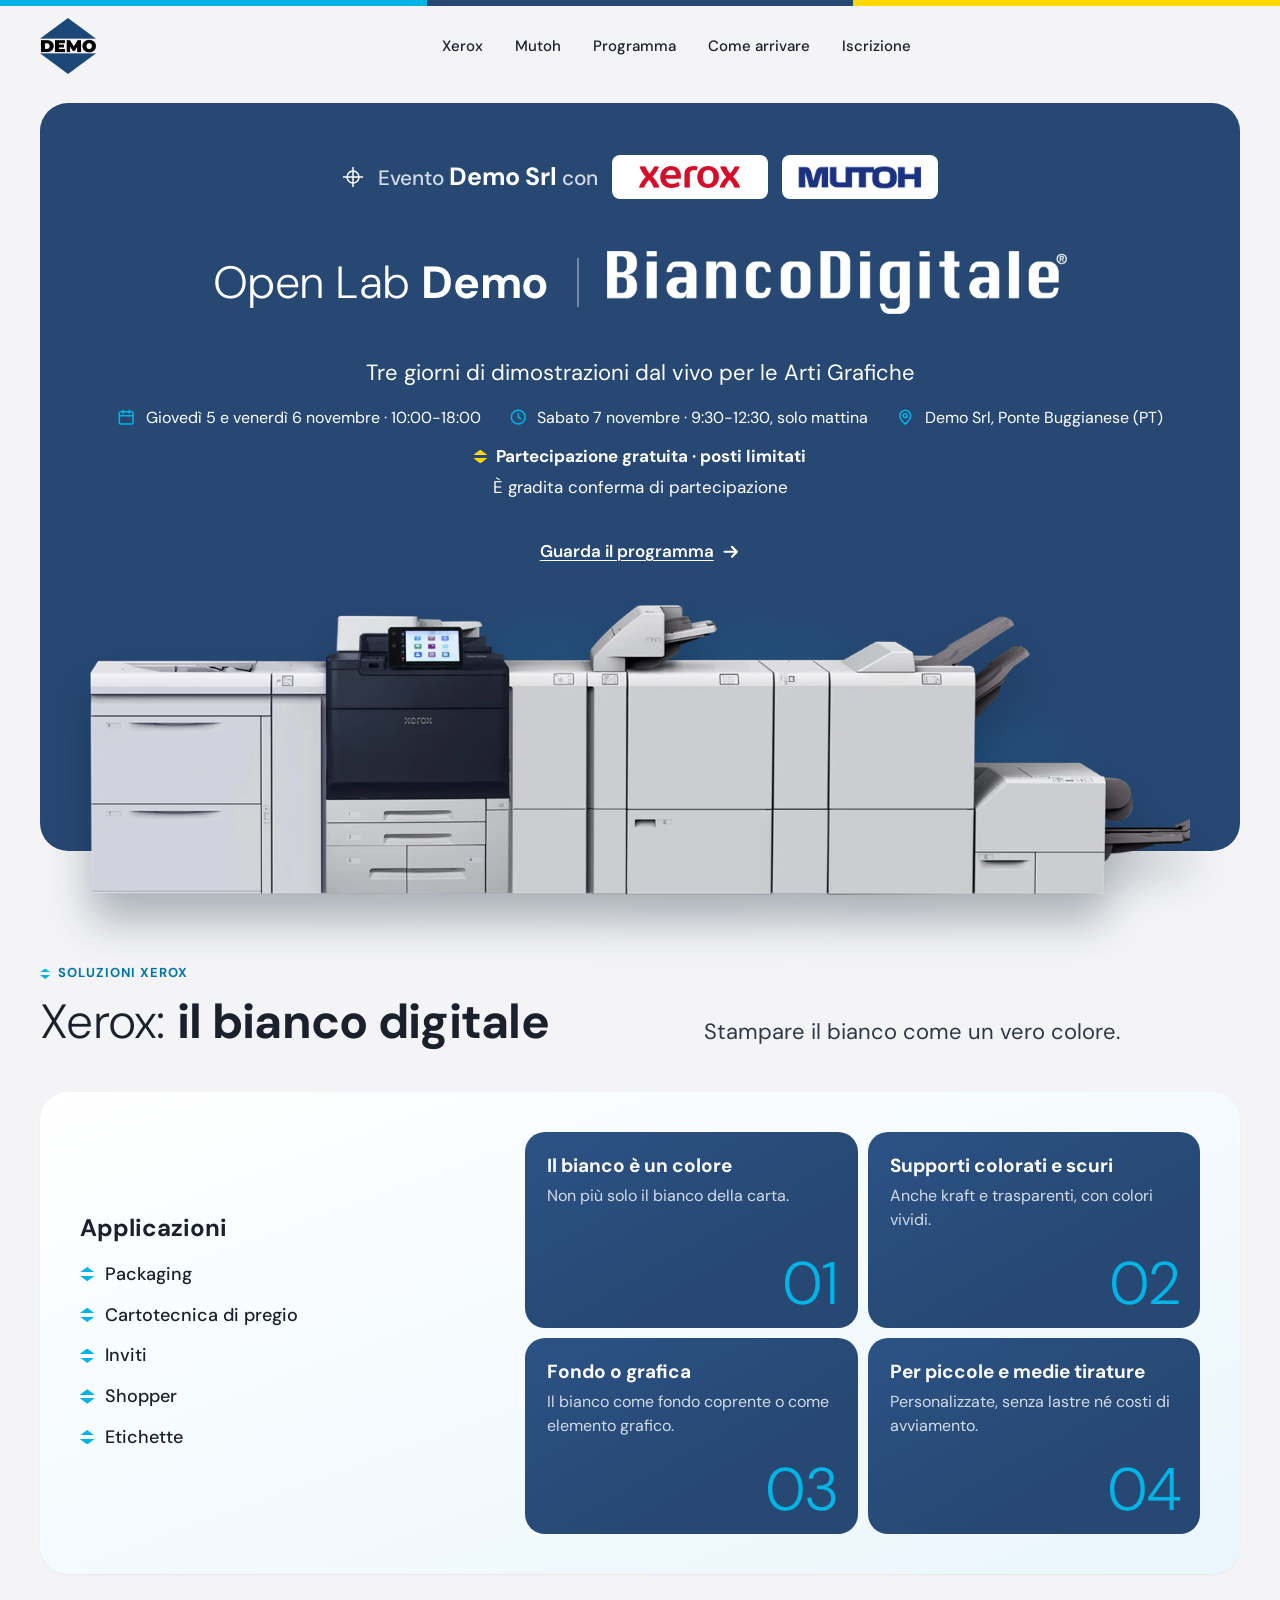
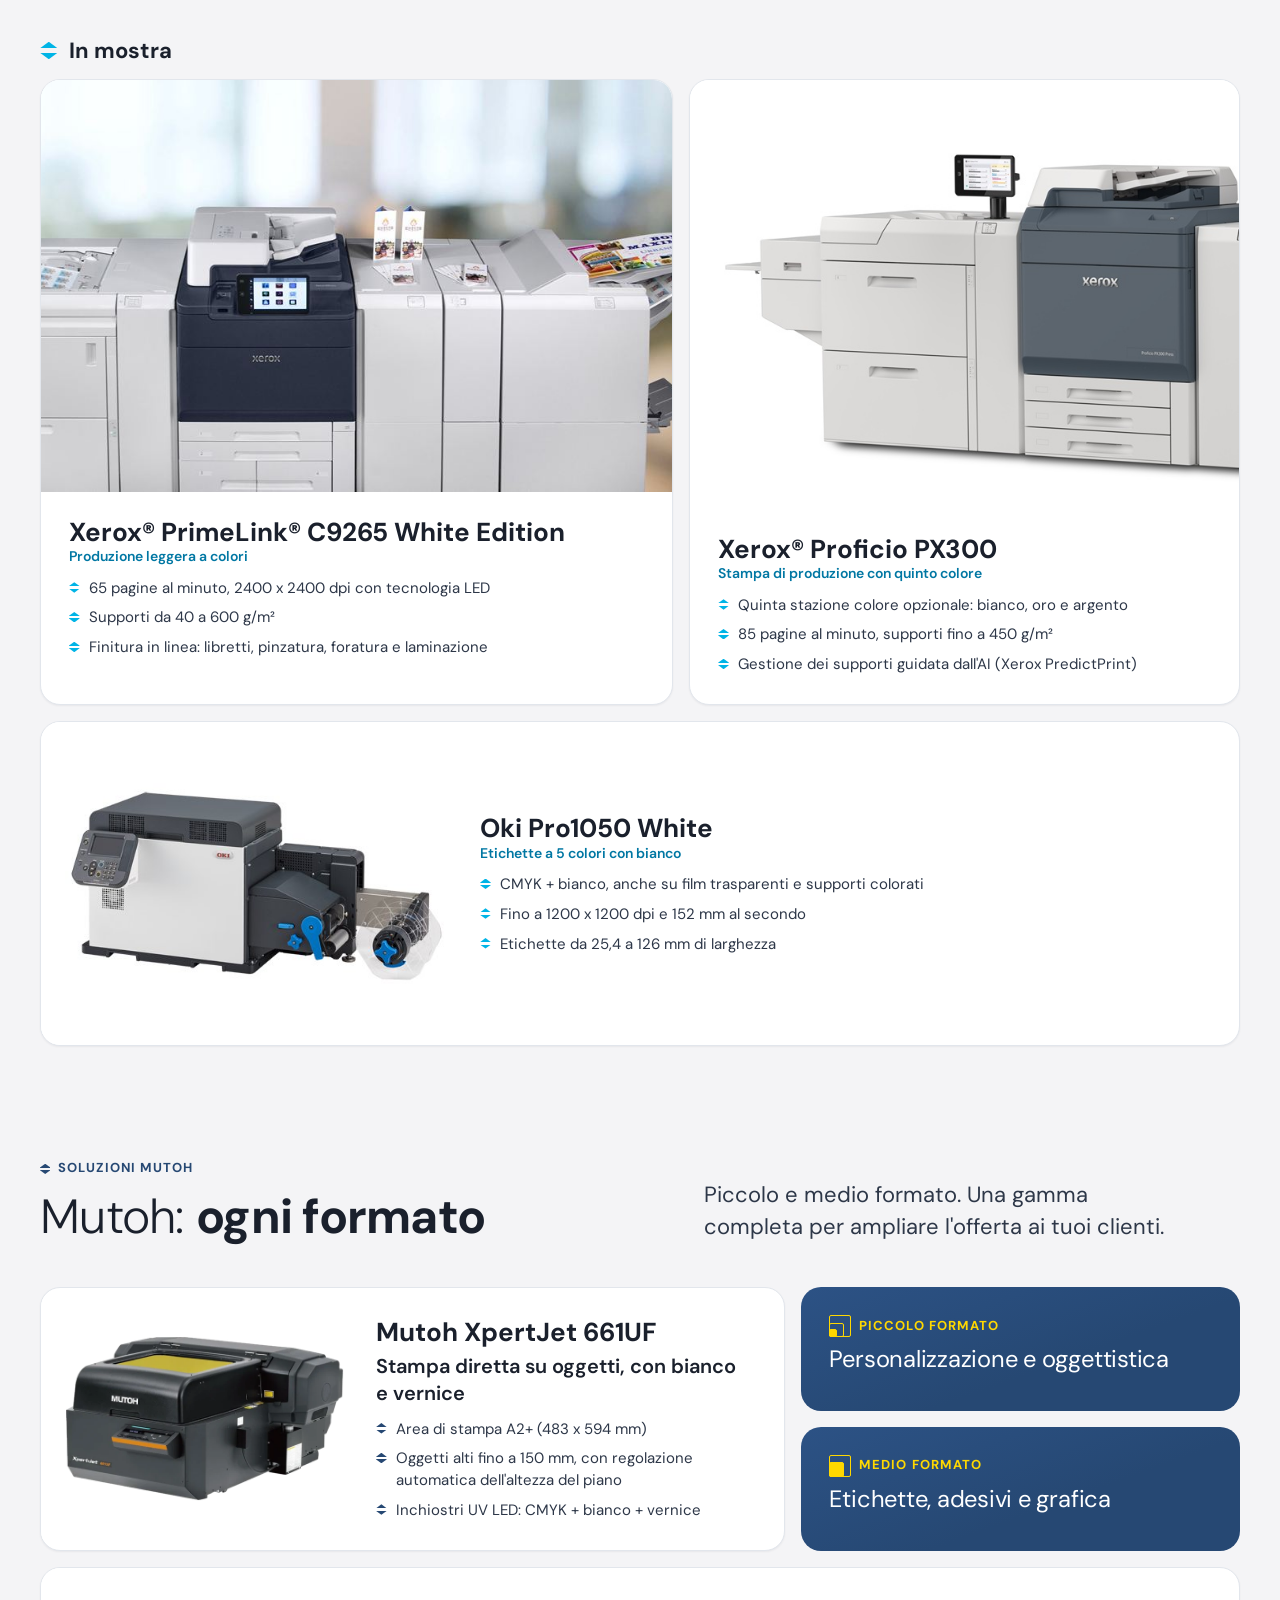
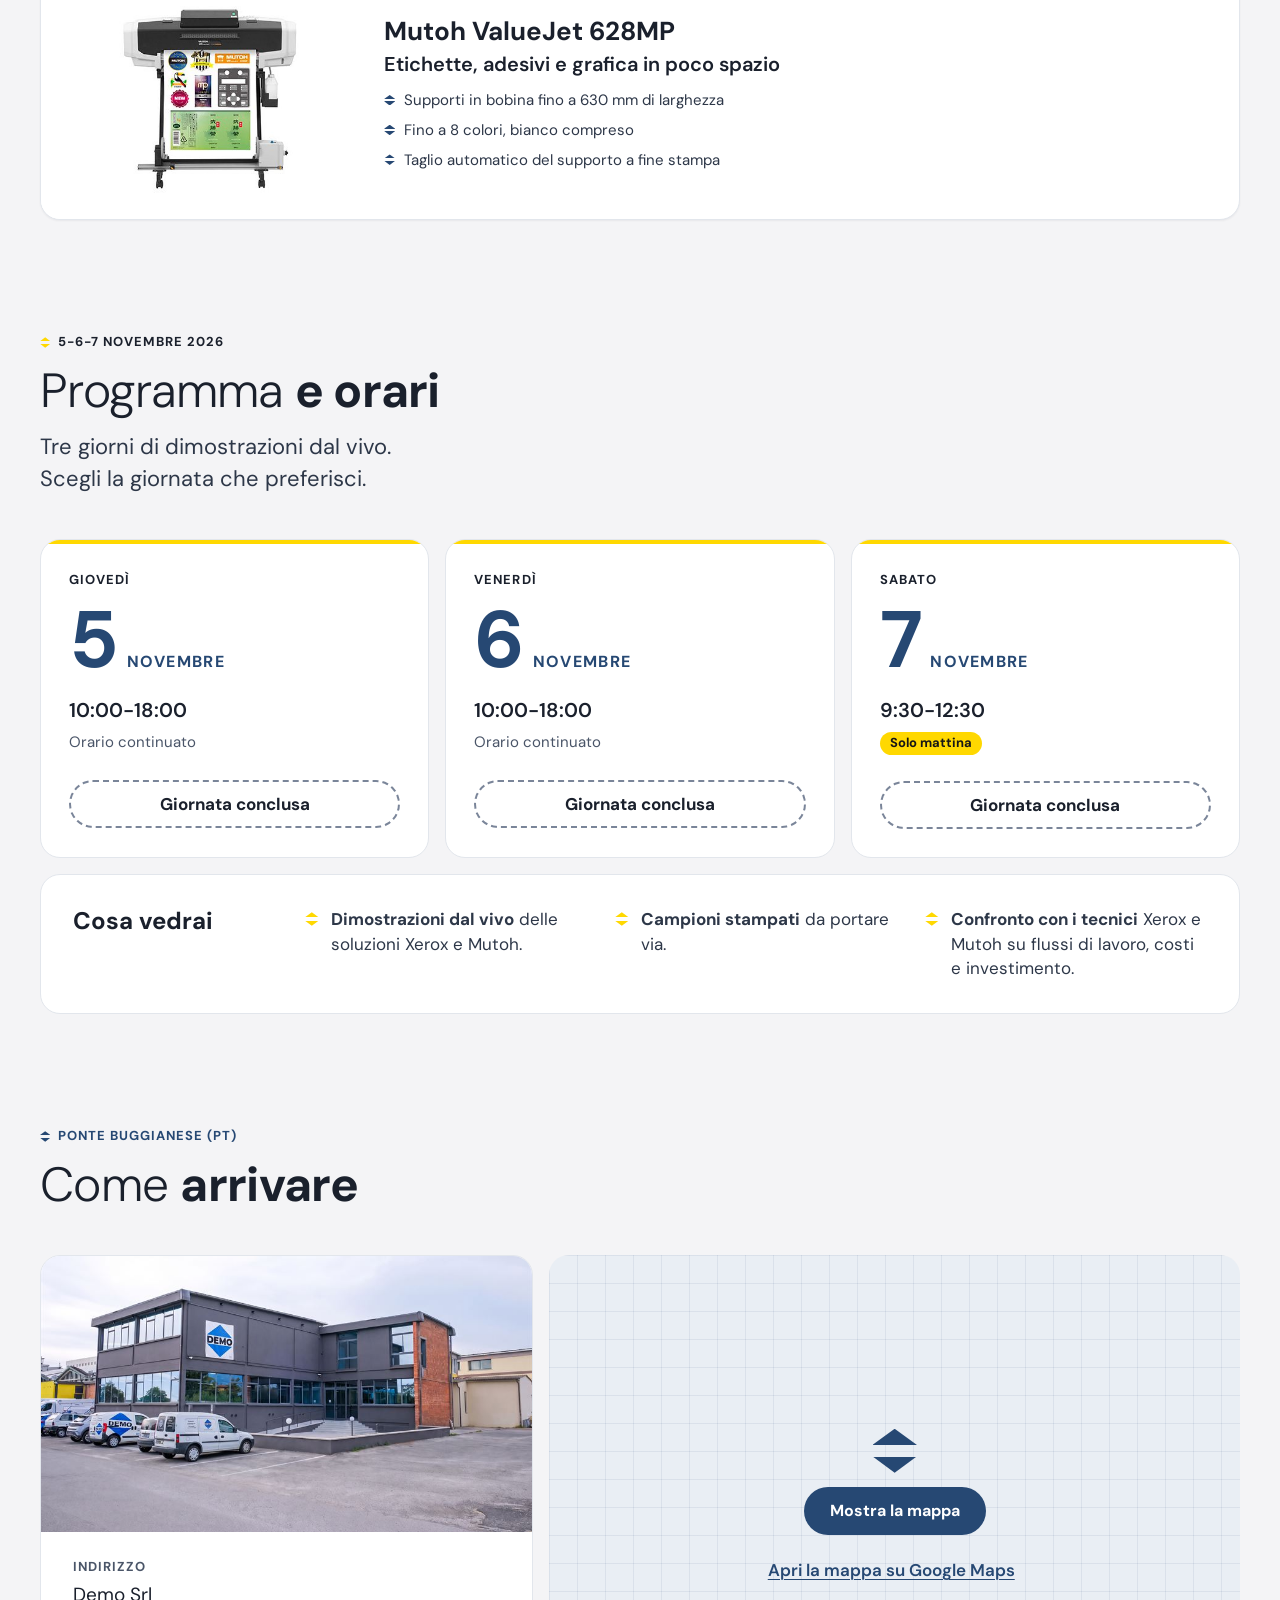
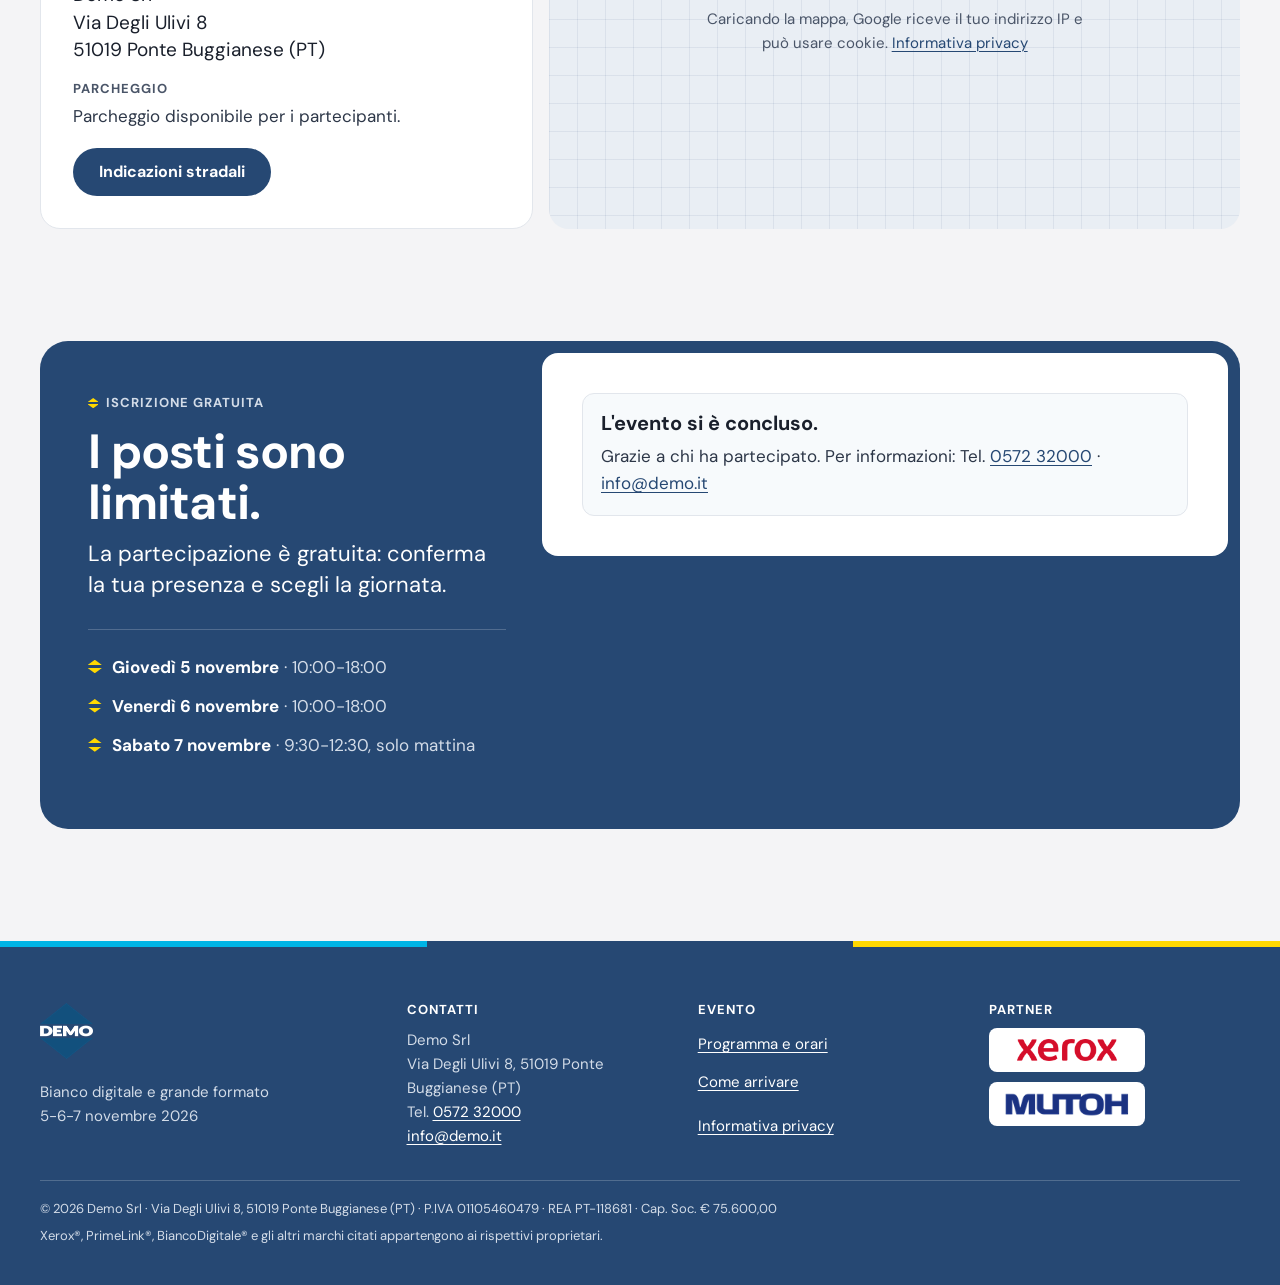
<file: index.html>
<!doctype html>
<html lang="it">
<head>
  <meta charset="utf-8">
  <meta name="viewport" content="width=device-width, initial-scale=1, viewport-fit=cover">
  <title>Bianco digitale e grande formato - Demo Srl, 5-6-7 novembre</title>
  <meta name="description" content="Bianco digitale Xerox e stampa Mutoh dal vivo: 5-6-7 novembre 2026 a Ponte Buggianese. Partecipazione gratuita, posti limitati: scegli la tua giornata.">

  <!-- [DOMINIO DA DEFINIRE]: sostituire [dominio] in canonical, og:url, og:image e nei dati strutturati -->
  <link rel="canonical" href="https://[dominio]/evento-bianco-digitale/">
  <meta property="og:type" content="website">
  <meta property="og:locale" content="it_IT">
  <meta property="og:site_name" content="Demo Srl">
  <meta property="og:title" content="Bianco digitale e grande formato - Demo Srl, 5-6-7 novembre">
  <meta property="og:description" content="Tre giorni di dimostrazioni dal vivo per le Arti Grafiche: bianco digitale Xerox e soluzioni Mutoh. Ponte Buggianese (PT). Partecipazione gratuita, posti limitati.">
  <meta property="og:url" content="https://[dominio]/evento-bianco-digitale/">
  <meta property="og:image" content="https://[dominio]/evento-bianco-digitale/assets/img/og-image.jpg">
  <meta property="og:image:width" content="1200">
  <meta property="og:image:height" content="630">
  <meta property="og:image:alt" content="Bianco digitale e grande formato – Demo Srl, 5-6-7 novembre 2026, Ponte Buggianese">
  <meta name="twitter:card" content="summary_large_image">
  <meta name="theme-color" content="#264873">

  <link rel="icon" href="assets/img/logo/favicon-32.png" sizes="32x32" type="image/png">
  <link rel="icon" href="assets/img/logo/favicon-48.png" sizes="48x48" type="image/png">
  <link rel="apple-touch-icon" href="assets/img/logo/apple-touch-icon.png">

  <link rel="preload" href="assets/fonts/dm-sans-latin-wght-normal.woff2" as="font" type="font/woff2" crossorigin>
  <link rel="stylesheet" href="assets/css/style.css">
  <script>document.documentElement.classList.add('js');</script>
  <script src="assets/js/main.js" defer></script>

  <!-- Dati strutturati dell'evento (sede: Demo Srl, Via Degli Ulivi 8, Ponte Buggianese) -->
  <script type="application/ld+json">
  {
    "@context": "https://schema.org",
    "@type": "Event",
    "name": "Bianco digitale e grande formato",
    "description": "Tre giorni di dimostrazioni dal vivo per le Arti Grafiche: bianco digitale Xerox e soluzioni Mutoh per piccolo e medio formato.",
    "startDate": "2026-11-05T10:00:00+01:00",
    "endDate": "2026-11-07T12:30:00+01:00",
    "eventAttendanceMode": "https://schema.org/OfflineEventAttendanceMode",
    "eventStatus": "https://schema.org/EventScheduled",
    "isAccessibleForFree": true,
    "image": ["https://[dominio]/evento-bianco-digitale/assets/img/og-image.jpg"],
    "location": {
      "@type": "Place",
      "name": "Demo Srl",
      "address": {
        "@type": "PostalAddress",
        "streetAddress": "Via Degli Ulivi 8",
        "postalCode": "51019",
        "addressLocality": "Ponte Buggianese",
        "addressRegion": "PT",
        "addressCountry": "IT"
      }
    },
    "organizer": { "@type": "Organization", "name": "Demo Srl", "url": "https://www.demo.it/" },
    "subEvent": [
      {
        "@type": "Event",
        "name": "Bianco digitale e grande formato – giovedì 5 novembre",
        "startDate": "2026-11-05T10:00:00+01:00",
        "endDate": "2026-11-05T18:00:00+01:00",
        "eventAttendanceMode": "https://schema.org/OfflineEventAttendanceMode",
        "location": { "@type": "Place", "name": "Demo Srl", "address": "Via Degli Ulivi 8, 51019 Ponte Buggianese (PT)" }
      },
      {
        "@type": "Event",
        "name": "Bianco digitale e grande formato – venerdì 6 novembre",
        "startDate": "2026-11-06T10:00:00+01:00",
        "endDate": "2026-11-06T18:00:00+01:00",
        "eventAttendanceMode": "https://schema.org/OfflineEventAttendanceMode",
        "location": { "@type": "Place", "name": "Demo Srl", "address": "Via Degli Ulivi 8, 51019 Ponte Buggianese (PT)" }
      },
      {
        "@type": "Event",
        "name": "Bianco digitale e grande formato – sabato 7 novembre (mattina)",
        "startDate": "2026-11-07T09:30:00+01:00",
        "endDate": "2026-11-07T12:30:00+01:00",
        "eventAttendanceMode": "https://schema.org/OfflineEventAttendanceMode",
        "location": { "@type": "Place", "name": "Demo Srl", "address": "Via Degli Ulivi 8, 51019 Ponte Buggianese (PT)" }
      }
    ]
  }
  </script>
</head>
<body>
  <a class="skip-link" href="#iscrizione">Salta al modulo di iscrizione</a>
  <div class="barra-colori" aria-hidden="true"></div>

  <!-- ==================== HEADER E MENU A LINK ==================== -->
  <header class="site-header" id="site-header">
    <div class="wrap site-header__inner">
      <!-- Logo Demo nero (fondi chiari), da LOGO/LOGO black.png -->
      <a class="brand" href="#inizio">
        <img src="assets/img/logo/demo-logo.png" width="56" height="56" alt="Demo Srl – torna all'inizio">
      </a>
      <nav class="site-nav" id="site-nav" aria-label="Sezioni della pagina">
        <ul class="site-nav__list">
          <li><a class="site-nav__link" href="#xerox">Xerox</a></li>
          <li><a class="site-nav__link" href="#mutoh">Mutoh</a></li>
          <li><a class="site-nav__link" href="#programma">Programma</a></li>
          <li><a class="site-nav__link" href="#come-arrivare">Come arrivare</a></li>
          <li><a class="site-nav__link" href="#iscrizione">Iscrizione</a></li>
        </ul>
      </nav>
      <a class="btn btn--cta btn--sm site-header__cta" href="#iscrizione">Conferma la tua presenza</a>
    </div>
  </header>

  <main>
    <!-- ==================== 1. HERO ==================== -->
    <section class="hero wrap accent-yellow" id="inizio" aria-labelledby="hero-title">
      <div class="hero__box on-dark">
        <div class="hero__partners">
          <svg class="regmark" viewBox="0 0 24 24" aria-hidden="true" focusable="false">
            <circle cx="12" cy="12" r="6.5" fill="none" stroke="currentColor" stroke-width="1.6"/>
            <path d="M12 1v22M1 12h22" stroke="currentColor" stroke-width="1.6"/>
          </svg>
          <span class="hero__evento">Evento <strong>Demo Srl</strong> con</span>
          <!-- Loghi dei partner su piastrina bianca, nei colori ufficiali -->
          <span class="logo-chip"><img src="assets/img/logo/xerox.png" width="320" height="70" alt="Xerox"></span>
          <span class="logo-chip logo-chip--mutoh"><img src="assets/img/logo/mutoh.webp" width="164" height="32" alt="Mutoh"></span>
        </div>

        <!-- Marchio dell'evento: "Open Lab Demo" a fianco del logo Bianco Digitale in versione bianca (da LOGO/BiancoDigitale_logo.png) -->
        <h1 class="hero__title" id="hero-title">
          <span class="hero__openlab">Open Lab <strong>Demo</strong></span>
          <img class="hero__logo" src="assets/img/logo/bianco-digitale-bianco.png" width="1240" height="169" alt="Bianco digitale">
        </h1>
        <p class="hero__lead">Tre giorni di dimostrazioni dal vivo per le <span class="nowrap">Arti Grafiche</span></p>

        <ul class="hero__facts">
          <li>
            <svg class="icon" viewBox="0 0 24 24" fill="none" stroke="currentColor" stroke-width="2" stroke-linecap="round" stroke-linejoin="round" aria-hidden="true" focusable="false"><rect x="3" y="5" width="18" height="16" rx="2"/><path d="M16 3v4M8 3v4M3 10h18"/></svg>
            <span>Giovedì 5 e venerdì 6 novembre<span class="sep"> · </span><span class="nowrap">10:00-18:00</span></span>
          </li>
          <li>
            <svg class="icon" viewBox="0 0 24 24" fill="none" stroke="currentColor" stroke-width="2" stroke-linecap="round" stroke-linejoin="round" aria-hidden="true" focusable="false"><circle cx="12" cy="12" r="9"/><path d="M12 7v5l3 2"/></svg>
            <span>Sabato 7 novembre<span class="sep"> · </span><span class="nowrap">9:30-12:30, solo mattina</span></span>
          </li>
          <li>
            <svg class="icon" viewBox="0 0 24 24" fill="none" stroke="currentColor" stroke-width="2" stroke-linecap="round" stroke-linejoin="round" aria-hidden="true" focusable="false"><path d="M12 21s-7-6.2-7-11a7 7 0 0 1 14 0c0 4.8-7 11-7 11z"/><circle cx="12" cy="10" r="2.5"/></svg>
            <span>Demo Srl, Ponte Buggianese (PT)</span>
          </li>
        </ul>
        <p class="hero__free"><span class="rombo" aria-hidden="true"></span><span>Partecipazione gratuita<span class="sep"> · </span><span class="nowrap">posti limitati</span></span></p>
        <p class="hero__rsvp">È gradita conferma di partecipazione</p>

        <div class="hero__actions">
          <a class="btn btn--cta btn--lg" id="hero-cta" href="#iscrizione">Conferma la tua presenza</a>
          <a class="link-arrow link-arrow--on-dark" href="#programma">
            Guarda il programma
            <svg class="icon" viewBox="0 0 16 16" aria-hidden="true" focusable="false"><path d="M3 8h10M9 4l4 4-4 4" fill="none" stroke="currentColor" stroke-width="1.8" stroke-linecap="round" stroke-linejoin="round"/></svg>
          </a>
        </div>

        <picture class="hero__machine">
          <!-- Da 640px: macchina intera scontornata (WebP, con PNG di riserva) -->
          <source media="(min-width: 640px)" type="image/webp"
                  srcset="assets/img/hero/primelink-1000.webp 1000w, assets/img/hero/primelink-1400.webp 1400w, assets/img/hero/primelink-1982.webp 1982w"
                  sizes="(min-width: 1200px) 1100px, 92vw"
                  width="1982" height="523">
          <source media="(min-width: 640px)"
                  srcset="assets/img/hero/primelink-1000.png 1000w, assets/img/xerox-primelink-c9265-configurazione.png 1982w"
                  sizes="(min-width: 1200px) 1100px, 92vw"
                  width="1982" height="523">
          <img src="assets/img/hero/primelink-mobile-720.jpg"
               srcset="assets/img/hero/primelink-mobile-720.jpg 720w, assets/img/hero/primelink-mobile-1080.jpg 1080w"
               sizes="100vw" width="720" height="355"
               alt="Xerox PrimeLink in configurazione di produzione"
               fetchpriority="high" decoding="async">
        </picture>
      </div>
    </section>

    <!-- ==================== 2. XEROX: IL BIANCO DIGITALE ==================== -->
    <section class="section accent-cyan" id="xerox" aria-labelledby="xerox-title">
      <div class="wrap">
        <div class="section-head section-head--split">
          <div>
            <p class="eyebrow"><span class="rombo" aria-hidden="true"></span>Soluzioni Xerox</p>
            <h2 class="section-title" id="xerox-title">Xerox: <strong>il bianco digitale</strong></h2>
          </div>
          <p class="section-lead">Stampare il bianco come un vero colore.</p>
        </div>

        <div class="frame">
          <div class="frame__aside">
            <h3 class="frame__title">Applicazioni</h3>
            <ul class="apps">
              <li><span class="rombo" aria-hidden="true"></span>Packaging</li>
              <li><span class="rombo" aria-hidden="true"></span>Cartotecnica di pregio</li>
              <li><span class="rombo" aria-hidden="true"></span>Inviti</li>
              <li><span class="rombo" aria-hidden="true"></span>Shopper</li>
              <li><span class="rombo" aria-hidden="true"></span>Etichette</li>
            </ul>
          </div>
          <ol class="num-cards">
            <li class="num-card">
              <h3 class="num-card__title">Il bianco è un colore</h3>
              <p>Non più solo il bianco della carta.</p>
              <span class="num-card__n" aria-hidden="true">01</span>
            </li>
            <li class="num-card">
              <h3 class="num-card__title">Supporti colorati e scuri</h3>
              <p>Anche kraft e trasparenti, con colori vividi.</p>
              <span class="num-card__n" aria-hidden="true">02</span>
            </li>
            <li class="num-card">
              <h3 class="num-card__title">Fondo o grafica</h3>
              <p>Il bianco come fondo coprente o come elemento grafico.</p>
              <span class="num-card__n" aria-hidden="true">03</span>
            </li>
            <li class="num-card">
              <h3 class="num-card__title">Per piccole e medie tirature</h3>
              <p>Personalizzate, senza lastre né costi di avviamento.</p>
              <span class="num-card__n" aria-hidden="true">04</span>
            </li>
          </ol>
        </div>

        <h3 class="subhead"><span class="rombo" aria-hidden="true"></span>In mostra</h3>
        <ul class="machines machines--xerox">
          <li class="machine machine--featured">
            <div class="machine__media">
              <img src="assets/img/hero/primelink-ambientata-800.jpg"
                   srcset="assets/img/hero/primelink-ambientata-800.jpg 800w, assets/img/hero/primelink-ambientata-1200.jpg 1200w"
                   sizes="(min-width: 1200px) 640px, (min-width: 960px) 53vw, calc(100vw - 32px)"
                   width="800" height="500"
                   alt="Xerox PrimeLink con stampe appena prodotte" loading="lazy" decoding="async">
            </div>
            <div class="machine__body">
              <!-- Dati da schede-xerox-pro1050.md; nome "White Edition" e grammature 40-600 g/m² indicati da Demo (8/10/2026) -->
              <h4 class="machine__name">Xerox® PrimeLink® C9265 White Edition <span class="machine__variant">Produzione leggera a colori</span></h4>
              <ul class="feature-list">
                <li><span class="rombo" aria-hidden="true"></span><span>65 pagine al minuto, 2400 x 2400 dpi con tecnologia LED</span></li>
                <li><span class="rombo" aria-hidden="true"></span><span>Supporti da 40 a 600 g/m²</span></li>
                <li><span class="rombo" aria-hidden="true"></span><span>Finitura in linea: libretti, pinzatura, foratura e laminazione</span></li>
              </ul>
            </div>
          </li>
          <!-- La foto della PX300 è tagliata a destra in origine: sta sul lato destro, al vivo -->
          <li class="machine machine--media-right">
            <div class="machine__media">
              <img src="assets/img/xerox-proficio-px300.jpg" width="650" height="510"
                   alt="Xerox Proficio PX300" loading="lazy" decoding="async">
            </div>
            <div class="machine__body">
              <h4 class="machine__name">Xerox® Proficio PX300 <span class="machine__variant">Stampa di produzione con quinto colore</span></h4>
              <ul class="feature-list">
                <li><span class="rombo" aria-hidden="true"></span><span>Quinta stazione colore opzionale: bianco, oro e argento</span></li>
                <li><span class="rombo" aria-hidden="true"></span><span>85 pagine al minuto, supporti fino a 450 g/m²</span></li>
                <li><span class="rombo" aria-hidden="true"></span><span>Gestione dei supporti guidata dall'AI (Xerox PredictPrint)</span></li>
              </ul>
            </div>
          </li>
          <!-- Oki Pro1050 White: marca confermata da Demo (8/10/2026) -->
          <li class="machine machine--ampia" data-macchina="pro1050">
            <div class="machine__media">
              <img src="assets/img/pro1050-etichette-ritaglio.jpg" width="485" height="255"
                   alt="Stampante per etichette Oki Pro1050 White con rotolo di etichette" loading="lazy" decoding="async">
            </div>
            <div class="machine__body">
              <h4 class="machine__name">Oki Pro1050 White <span class="machine__variant">Etichette a 5 colori con bianco</span></h4>
              <ul class="feature-list">
                <li><span class="rombo" aria-hidden="true"></span><span>CMYK + bianco, anche su film trasparenti e supporti colorati</span></li>
                <li><span class="rombo" aria-hidden="true"></span><span>Fino a 1200 x 1200 dpi e 152 mm al secondo</span></li>
                <li><span class="rombo" aria-hidden="true"></span><span>Etichette da 25,4 a 126 mm di larghezza</span></li>
              </ul>
            </div>
          </li>
        </ul>
      </div>
    </section>

    <!-- ==================== 3. MUTOH: OGNI FORMATO ==================== -->
    <section class="section accent-blue" id="mutoh" aria-labelledby="mutoh-title">
      <div class="wrap">
        <div class="section-head section-head--split">
          <div>
            <p class="eyebrow"><span class="rombo" aria-hidden="true"></span>Soluzioni Mutoh</p>
            <h2 class="section-title" id="mutoh-title">Mutoh: <strong>ogni formato</strong></h2>
          </div>
          <p class="section-lead">Piccolo e medio formato. Una gamma completa per ampliare l'offerta ai tuoi clienti.</p>
        </div>

        <!-- Schede Mutoh: solo nome, titolo e 3 caratteristiche principali, senza descrizione introduttiva.
             Dati SOLO da schede-mutoh.md. Su desktop i blocchi piccolo e medio formato stanno a fianco della XpertJet. -->
        <div class="mutoh-griglia">
          <div class="format-card format-card--dark on-dark mutoh-griglia__piccolo">
            <h3 class="format-card__title">
              <span class="format-card__size"><span class="size-icon size-icon--s" aria-hidden="true"><i></i><i></i><i></i></span>Piccolo formato</span>
              Personalizzazione e oggettistica
            </h3>
          </div>
          <div class="format-card format-card--dark on-dark mutoh-griglia__medio">
            <h3 class="format-card__title">
              <span class="format-card__size"><span class="size-icon size-icon--m" aria-hidden="true"><i></i><i></i><i></i></span>Medio formato</span>
              Etichette, adesivi e grafica
            </h3>          </div>

          <article class="machine machine--mutoh mutoh-griglia__xpj" data-macchina="xpertjet-661uf">
            <div class="machine__media">
              <picture>
                <source type="image/webp" srcset="assets/img/mutoh-xpertjet-661uf.webp">
                <img src="assets/img/mutoh-xpertjet-661uf.png" width="620" height="366"
                     alt="Stampante UV LED piana Mutoh XpertJet 661UF" loading="lazy" decoding="async">
              </picture>
            </div>
            <div class="machine__body">
              <h3 class="machine__name">Mutoh XpertJet 661UF</h3>
              <p class="machine__lead">Stampa diretta su oggetti, con bianco e vernice</p>
              <ul class="feature-list">
                <li><span class="rombo" aria-hidden="true"></span><span>Area di stampa A2+ (483 x 594 mm)</span></li>
                <li><span class="rombo" aria-hidden="true"></span><span>Oggetti alti fino a 150 mm, con regolazione automatica dell'altezza del piano</span></li>
                <li><span class="rombo" aria-hidden="true"></span><span>Inchiostri UV LED: CMYK + bianco + vernice</span></li>
              </ul>
            </div>
          </article>

          <article class="machine machine--mutoh mutoh-griglia__vj" data-macchina="valuejet-628mp">
            <div class="machine__media">
              <img src="assets/img/mutoh-valuejet-628mp-ritaglio.jpg" width="322" height="348"
                   alt="Stampante roll-to-roll Mutoh ValueJet 628MP con etichette e adesivi stampati" loading="lazy" decoding="async">
            </div>
            <div class="machine__body">
              <h3 class="machine__name">Mutoh ValueJet 628MP</h3>
              <p class="machine__lead">Etichette, adesivi e grafica in poco spazio</p>
              <ul class="feature-list">
                <li><span class="rombo" aria-hidden="true"></span><span>Supporti in bobina fino a 630 mm di larghezza</span></li>
                <li><span class="rombo" aria-hidden="true"></span><span>Fino a 8 colori, bianco compreso</span></li>
                <li><span class="rombo" aria-hidden="true"></span><span>Taglio automatico del supporto a fine stampa</span></li>
              </ul>
            </div>
          </article>
        </div>
      </div>
    </section>

    <!-- ==================== 4. PROGRAMMA E ORARI ==================== -->
    <section class="section accent-yellow" id="programma" aria-labelledby="programma-title">
      <div class="wrap">
        <div class="section-head">
          <p class="eyebrow"><span class="rombo" aria-hidden="true"></span>5-6-7 novembre 2026</p>
          <h2 class="section-title" id="programma-title">Programma <strong>e orari</strong></h2>
          <p class="section-lead">Tre giorni di dimostrazioni dal vivo. Scegli la giornata che preferisci.</p>
        </div>

        <ol class="days">
          <li class="day" data-giorno="gio">
            <p class="day__name">Giovedì</p>
            <p class="day__date"><time datetime="2026-11-05"><span class="day__num">5</span> <span class="day__month">novembre</span></time></p>
            <p class="day__time"><time datetime="2026-11-05T10:00">10:00</time>-<time datetime="2026-11-05T18:00">18:00</time></p>
            <p class="day__note">Orario continuato</p>
            <a class="btn btn--cta" href="#iscrizione" data-scegli-giorno="gio">Scegli giovedì</a>
          </li>
          <li class="day" data-giorno="ven">
            <p class="day__name">Venerdì</p>
            <p class="day__date"><time datetime="2026-11-06"><span class="day__num">6</span> <span class="day__month">novembre</span></time></p>
            <p class="day__time"><time datetime="2026-11-06T10:00">10:00</time>-<time datetime="2026-11-06T18:00">18:00</time></p>
            <p class="day__note">Orario continuato</p>
            <a class="btn btn--cta" href="#iscrizione" data-scegli-giorno="ven">Scegli venerdì</a>
          </li>
          <li class="day" data-giorno="sab">
            <p class="day__name">Sabato</p>
            <p class="day__date"><time datetime="2026-11-07"><span class="day__num">7</span> <span class="day__month">novembre</span></time></p>
            <p class="day__time"><time datetime="2026-11-07T09:30">9:30</time>-<time datetime="2026-11-07T12:30">12:30</time></p>
            <p class="day__note"><span class="label-yellow">Solo mattina</span></p>
            <a class="btn btn--cta" href="#iscrizione" data-scegli-giorno="sab">Scegli sabato</a>
          </li>
        </ol>

        <div class="highlights">
          <h3 class="highlights__title">Cosa vedrai</h3>
          <ul>
            <li><span class="rombo" aria-hidden="true"></span><span><strong>Dimostrazioni dal vivo</strong> delle soluzioni Xerox e Mutoh.</span></li>
            <li><span class="rombo" aria-hidden="true"></span><span><strong>Campioni stampati</strong> da portare via.</span></li>
            <li><span class="rombo" aria-hidden="true"></span><span><strong>Confronto con i tecnici</strong> Xerox e Mutoh su flussi di lavoro, costi e investimento.</span></li>
          </ul>
        </div>
      </div>
    </section>

    <!-- ==================== 5. COME ARRIVARE ==================== -->
    <section class="section accent-blue" id="come-arrivare" aria-labelledby="arrivare-title">
      <div class="wrap">
        <div class="section-head">
          <p class="eyebrow"><span class="rombo" aria-hidden="true"></span>Ponte Buggianese (PT)</p>
          <h2 class="section-title" id="arrivare-title">Come <strong>arrivare</strong></h2>
        </div>

        <div class="visit">
          <div class="visit__info">
            <figure class="visit__foto">
              <img src="assets/img/sede/demo-sede-esterno-2-800.jpg"
                   srcset="assets/img/sede/demo-sede-esterno-2-800.jpg 800w, assets/img/sede/demo-sede-esterno-2-1200.jpg 1200w"
                   sizes="(min-width: 1200px) 500px, (min-width: 960px) 42vw, calc(100vw - 32px)"
                   width="800" height="450"
                   alt="La sede di Demo Srl a Ponte Buggianese: edificio grigio a due piani con grandi vetrate e l'insegna Demo sulla facciata, furgoni Demo e parcheggio davanti all'ingresso"
                   loading="lazy" decoding="async">
            </figure>
            <div class="visit__testo">
              <h3 class="visit__label">Indirizzo</h3>
              <!-- Indirizzo della sede. Se dovesse cambiare, aggiornarlo in TUTTI questi punti:
                   index.html: dati strutturati JSON-LD (4 volte), questo indirizzo, link "Indicazioni stradali",
                   data-indirizzo della mappa, link "Apri la mappa su Google Maps", footer;
                   grazie.html (riepilogo, card "Come arrivare", link "Indicazioni stradali");
                   assets/js/grazie.js (INDIRIZZO); riga LOCATION dei 3 file assets/ics/*.ics -->
              <address>
                Demo Srl<br>
                Via Degli Ulivi 8<br>
                51019 Ponte Buggianese (PT)
              </address>
              <h3 class="visit__label">Parcheggio</h3>
              <p>Parcheggio disponibile per i partecipanti.</p>
              <div class="visit__actions">
                <a class="btn btn--secondary" href="https://www.google.com/maps/dir/?api=1&amp;destination=Demo%20Srl%2C%20Via%20Degli%20Ulivi%208%2C%2051019%20Ponte%20Buggianese%20PT" target="_blank" rel="noopener">
                  <span>Indicazioni stradali<span class="visually-hidden"> (Google Maps, si apre in una nuova scheda)</span></span>
                </a>
              </div>
            </div>
          </div>

          <div class="map" id="mappa" data-indirizzo="Demo Srl, Via Degli Ulivi 8, 51019 Ponte Buggianese PT">
            <div class="map__placeholder">
              <span class="rombo map__pin" aria-hidden="true"></span>
              <button type="button" class="btn btn--secondary" id="carica-mappa" hidden>Mostra la mappa</button>
              <a class="link-arrow" id="apri-mappa" href="https://www.google.com/maps/search/?api=1&amp;query=Demo%20Srl%2C%20Via%20Degli%20Ulivi%208%2C%2051019%20Ponte%20Buggianese%20PT" target="_blank" rel="noopener">
                Apri la mappa su Google Maps<span class="visually-hidden"> (si apre in una nuova scheda)</span>
              </a>
              <p class="map__notice">Caricando la mappa, Google riceve il tuo indirizzo IP e può usare cookie. <a href="privacy.html#mappa" target="_blank" rel="noopener">Informativa privacy<span class="visually-hidden"> (si apre in una nuova scheda)</span></a></p>
            </div>
          </div>
        </div>
      </div>
    </section>

    <!-- ==================== 6. ISCRIZIONE ==================== -->
    <section class="section" id="iscrizione" aria-labelledby="iscrizione-eyebrow iscrizione-title">
      <div class="wrap">
        <div class="signup">
          <div class="signup__intro on-dark">
            <p class="eyebrow" id="iscrizione-eyebrow"><span class="rombo" aria-hidden="true"></span>Iscrizione gratuita</p>
            <h2 class="section-title" id="iscrizione-title"><strong>I posti sono limitati.</strong></h2>
            <p class="signup__lead">La partecipazione è gratuita: conferma la tua presenza e scegli la giornata.</p>
            <ul class="signup__days">
              <li><span class="rombo" aria-hidden="true"></span><span><strong>Giovedì 5 novembre</strong> · 10:00-18:00</span></li>
              <li><span class="rombo" aria-hidden="true"></span><span><strong>Venerdì 6 novembre</strong> · 10:00-18:00</span></li>
              <li><span class="rombo" aria-hidden="true"></span><span><strong>Sabato 7 novembre</strong> · 9:30-12:30, solo mattina</span></li>
            </ul>
          </div>

          <div class="signup__card">
            <!-- Visibile se JavaScript non parte: il modulo resta nascosto e non si perdono dati -->
            <div class="form-message" id="form-riserva">
              <p>Per iscriverti chiama lo <a href="tel:+39057232000">0572 32000</a> o scrivi a <a href="mailto:info@demo.it">info@demo.it</a> indicando giornata e numero di partecipanti. La partecipazione è gratuita.</p>
            </div>

            <div class="form-message" id="form-gia-inviato" hidden tabindex="-1">
              <h3>Hai già confermato la tua presenza.</h3>
              <p>Vuoi iscrivere un collega? Compila di nuovo il modulo qui sotto.</p>
            </div>

            <div class="form-message" id="form-chiuso" hidden>
              <h3>L'evento si è concluso.</h3>
              <p>Grazie a chi ha partecipato. Per informazioni: Tel. <a href="tel:+39057232000">0572 32000</a> · <a href="mailto:info@demo.it">info@demo.it</a></p>
            </div>

            <div class="form-message" id="form-esaurito" hidden>
              <h3>Posti esauriti.</h3>
              <p>Le iscrizioni online sono chiuse. Per informazioni: Tel. <a href="tel:+39057232000">0572 32000</a> · <a href="mailto:info@demo.it">info@demo.it</a></p>
            </div>

            <!-- [SERVIZIO DI INVIO DEL MODULO DA DECIDERE]: la configurazione è all'inizio di assets/js/main.js (FORM_CONFIG).
                 Il modulo parte nascosto e lo mostra main.js; quando il servizio accetta invii diretti, mettere il suo indirizzo in action. -->
            <form class="form" id="form-iscrizione" method="post" action="#iscrizione" accept-charset="utf-8" hidden>
              <p class="form__intro">I campi con <span aria-hidden="true">*</span><span class="visually-hidden">asterisco</span> sono obbligatori.</p>

              <div class="form__summary" id="form-riepilogo" role="alert" hidden></div>

              <fieldset class="field">
                <legend>
                  Giornata <span aria-hidden="true">*</span><span class="visually-hidden">(obbligatorio)</span>
                  <span class="field__error" id="err-giornata" hidden></span>
                </legend>
                <div class="choice-cards">
                  <label class="choice-card">
                    <input type="radio" name="giornata" value="gio" required>
                    <span class="choice-card__body">
                      <span class="choice-card__day">Giovedì 5 novembre</span>
                      <span class="choice-card__time">10:00-18:00, orario continuato</span>
                    </span>
                  </label>
                  <label class="choice-card">
                    <input type="radio" name="giornata" value="ven" required>
                    <span class="choice-card__body">
                      <span class="choice-card__day">Venerdì 6 novembre</span>
                      <span class="choice-card__time">10:00-18:00, orario continuato</span>
                    </span>
                  </label>
                  <label class="choice-card">
                    <input type="radio" name="giornata" value="sab" required>
                    <span class="choice-card__body">
                      <span class="choice-card__day">Sabato 7 novembre</span>
                      <span class="choice-card__time">9:30-12:30, solo mattina</span>
                    </span>
                  </label>
                </div>
              </fieldset>

              <fieldset class="field">
                <legend>
                  Numero di partecipanti <span aria-hidden="true">*</span><span class="visually-hidden">(obbligatorio)</span>
                  <span class="field__error" id="err-partecipanti" hidden></span>
                </legend>
                <div class="segmented">
                  <label><input type="radio" name="partecipanti" value="1" checked aria-describedby="hint-partecipanti"><span>1</span></label>
                  <label><input type="radio" name="partecipanti" value="2" aria-describedby="hint-partecipanti"><span>2</span></label>
                  <label><input type="radio" name="partecipanti" value="3" aria-describedby="hint-partecipanti"><span>3</span></label>
                  <label><input type="radio" name="partecipanti" value="4" aria-describedby="hint-partecipanti"><span>4</span></label>
                  <label><input type="radio" name="partecipanti" value="5" aria-describedby="hint-partecipanti"><span>5</span></label>
                </div>
                <p class="field__hint" id="hint-partecipanti">Più di 5 persone? Scrivilo nelle note.</p>
              </fieldset>

              <div class="field">
                <label class="field__label" for="f-nome">Nome e cognome <span aria-hidden="true">*</span></label>
                <input class="input" id="f-nome" name="nome_cognome" type="text" required maxlength="100"
                       autocomplete="name" autocapitalize="words" enterkeyhint="next" aria-describedby="err-nome_cognome">
                <p class="field__error" id="err-nome_cognome" hidden></p>
              </div>

              <div class="field">
                <label class="field__label" for="f-azienda">Azienda <span aria-hidden="true">*</span></label>
                <input class="input" id="f-azienda" name="azienda" type="text" required maxlength="120"
                       autocomplete="organization" enterkeyhint="next" aria-describedby="err-azienda">
                <p class="field__error" id="err-azienda" hidden></p>
              </div>

              <div class="field">
                <label class="field__label" for="f-email">Email <span aria-hidden="true">*</span></label>
                <input class="input" id="f-email" name="email" type="email" required maxlength="254"
                       autocomplete="email" autocapitalize="none" spellcheck="false" enterkeyhint="next" aria-describedby="err-email">
                <p class="field__error" id="err-email" hidden></p>
              </div>

              <div class="field">
                <label class="field__label" for="f-telefono">Telefono <span aria-hidden="true">*</span></label>
                <input class="input" id="f-telefono" name="telefono" type="tel" required maxlength="30"
                       autocomplete="tel" inputmode="tel" enterkeyhint="next" aria-describedby="err-telefono">
                <p class="field__error" id="err-telefono" hidden></p>
              </div>

              <fieldset class="field">
                <legend>Interessi <span class="field__optional">(facoltativo)</span></legend>
                <div class="checks checks--2col">
                  <label class="check"><input type="checkbox" name="interessi" value="Bianco digitale Xerox"><span>Bianco digitale Xerox</span></label>
                  <label class="check"><input type="checkbox" name="interessi" value="Mutoh"><span>Mutoh</span></label>
                  <label class="check"><input type="checkbox" name="interessi" value="Entrambi"><span>Entrambi</span></label>
                </div>
              </fieldset>

              <div class="field">
                <label class="field__label" for="f-note">Note <span class="field__optional">(facoltativo)</span></label>
                <textarea class="input" id="f-note" name="note" rows="3" maxlength="500" aria-describedby="hint-note"></textarea>
                <p class="field__hint" id="hint-note">Massimo 500 caratteri.</p>
              </div>

              <div class="field">
                <div class="checks">
                  <label class="check check--required">
                    <input type="checkbox" name="privacy" value="si" required aria-describedby="err-privacy">
                    <span>Ho letto l'informativa privacy <span aria-hidden="true">*</span><span class="visually-hidden">(obbligatorio)</span></span>
                  </label>
                </div>
                <p class="form__privacy-link"><a href="privacy.html" target="_blank" rel="noopener">Leggi l'informativa privacy<span class="visually-hidden"> (si apre in una nuova scheda)</span></a></p>
                <p class="field__error" id="err-privacy" hidden></p>
                <!-- Consenso facoltativo (proposta, non presente nel brief): serve per usare i contatti nelle newsletter della fase 2 -->
                <div class="checks">
                  <label class="check">
                    <input type="checkbox" name="marketing" value="si">
                    <span>Voglio ricevere newsletter e comunicazioni commerciali da Demo Srl <span class="field__optional">(facoltativo)</span></span>
                  </label>
                </div>
              </div>

              <!-- Parametri della campagna email (UTM), compilati in automatico -->
              <input type="hidden" name="utm_source" value="">
              <input type="hidden" name="utm_medium" value="">
              <input type="hidden" name="utm_campaign" value="">
              <input type="hidden" name="utm_content" value="">

              <!-- Campo trappola anti-spam: le persone non lo vedono -->
              <div class="hp" aria-hidden="true">
                <label for="hp-contatto">Non compilare questo campo</label>
                <input type="text" id="hp-contatto" name="hp_contatto_x" tabindex="-1" autocomplete="off">
              </div>

              <div class="form__actions">
                <p class="form__note form__note--mode" id="nota-email" hidden>
                  L'iscrizione online si completa con un'email: premendo il pulsante si apre la tua app di posta con i dati già scritti, poi basta inviarla.
                  <span class="ph">[Modalità provvisoria finché il servizio di invio non è attivo]</span>
                </p>
                <p class="form__free"><span class="rombo" aria-hidden="true"></span><strong>La partecipazione è gratuita.</strong></p>
                <button type="submit" class="btn btn--cta btn--lg btn--block" id="invia">Conferma la tua presenza</button>
                <p class="form__status" id="form-stato" role="status" aria-live="polite"></p>
                <p class="form__note" data-se-conferma hidden>Riceverai un'email di conferma con giornata e orario.</p>
              </div>

              <p class="form__call">
                Preferisci chiamare? Tel. <a href="tel:+39057232000">0572 32000</a> · <a href="mailto:info@demo.it">info@demo.it</a>
              </p>
            </form>
          </div>
        </div>
      </div>
    </section>
  </main>

  <!-- ==================== 7. FOOTER ==================== -->
  <footer class="site-footer">
    <div class="barra-colori" aria-hidden="true"></div>
    <div class="footer-band on-dark">
      <div class="wrap">
        <div class="footer-grid">
          <div>
            <!-- Logo Demo bianco (fondi scuri), da LOGO/logo demo new white-02.png -->
            <a class="footer-logo" href="https://www.demo.it/" target="_blank" rel="noopener">
              <img src="assets/img/logo/demo-logo-bianco.png" width="53" height="56" alt="Demo Srl – sito ufficiale (si apre in una nuova scheda)" loading="lazy">
            </a>
            <p class="footer-tagline">Bianco digitale e grande formato<br>5-6-7 novembre 2026</p>
          </div>
          <div>
            <h2 class="footer-title">Contatti</h2>
            <address>
              Demo Srl<br>
              Via Degli Ulivi 8, 51019 Ponte Buggianese (PT)<br>
              Tel. <a href="tel:+39057232000">0572 32000</a><br>
              <a href="mailto:info@demo.it">info@demo.it</a>
            </address>
          </div>
          <div>
            <h2 class="footer-title">Evento</h2>
            <ul class="footer-list">
              <li><a href="#programma">Programma e orari</a></li>
              <li><a href="#come-arrivare">Come arrivare</a></li>
              <li><a href="#iscrizione">Conferma la tua presenza</a></li>
              <li><a href="privacy.html">Informativa privacy</a></li>
            </ul>
          </div>
          <div>
            <h2 class="footer-title">Partner</h2>
            <div class="footer-partners">
              <span class="logo-chip"><img src="assets/img/logo/xerox.png" width="320" height="70" alt="Xerox" loading="lazy"></span>
              <span class="logo-chip logo-chip--mutoh"><img src="assets/img/logo/mutoh.webp" width="164" height="32" alt="Mutoh" loading="lazy"></span>
            </div>
          </div>
        </div>

        <div class="footer-legal">
          <p>© 2026 Demo Srl · Via Degli Ulivi 8, 51019 Ponte Buggianese (PT) · P.IVA 01105460479 · REA PT-118681 · Cap. Soc. €&nbsp;75.600,00</p>
          <p>Xerox®, PrimeLink®, BiancoDigitale® e gli altri marchi citati appartengono ai rispettivi proprietari.</p>
        </div>
      </div>
    </div>
  </footer>

  <!-- Barra fissa su telefono -->
  <div class="sticky-cta" id="sticky-cta">
    <a class="btn btn--cta btn--block" href="#iscrizione">Conferma la tua presenza</a>
  </div>
</body>
</html>
</file>
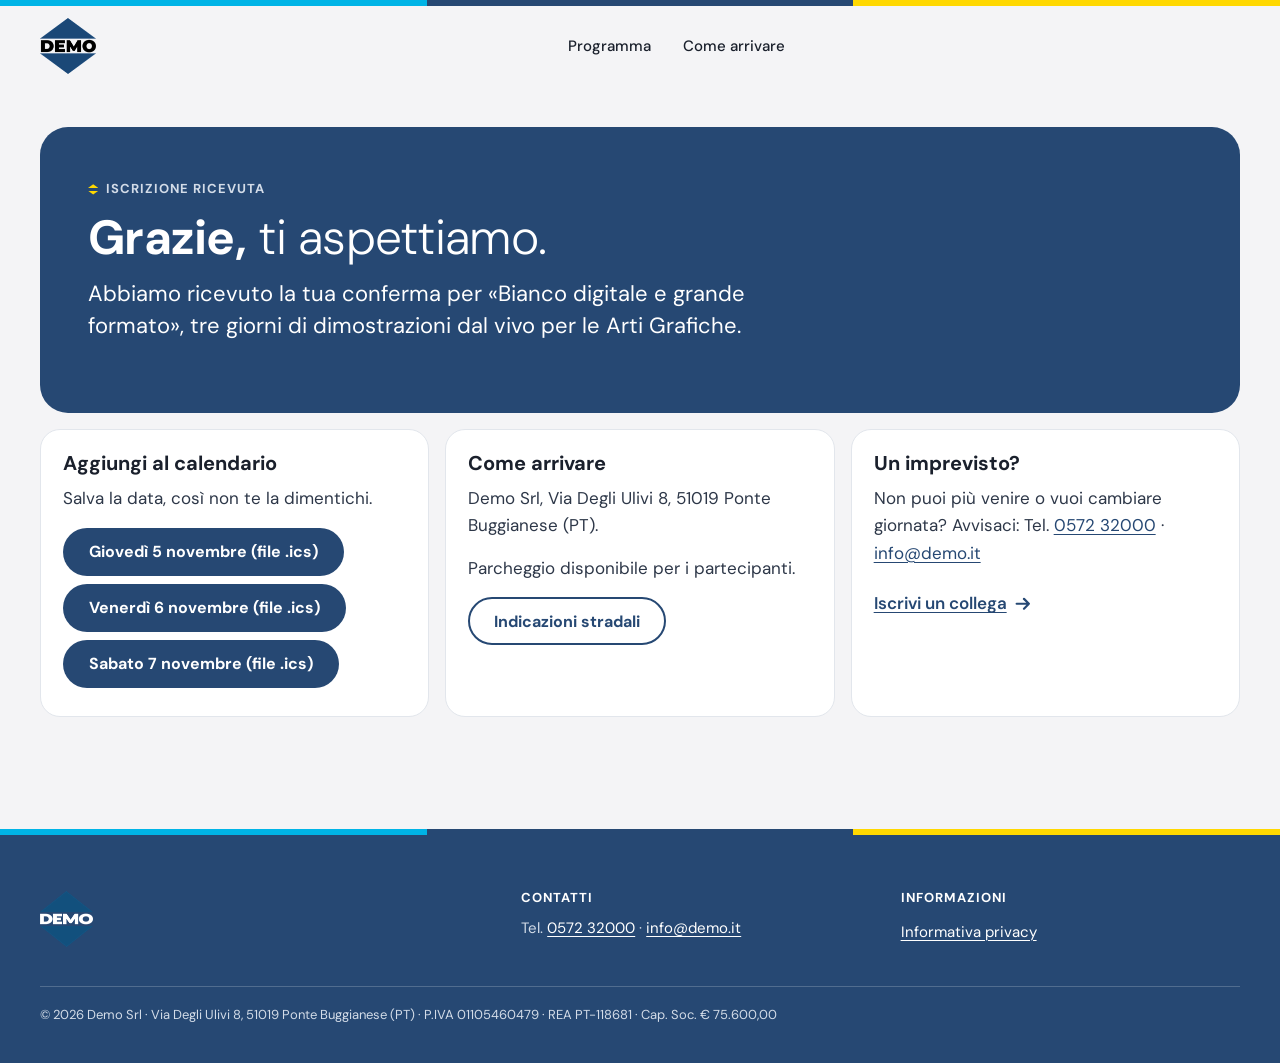
<file: grazie.html>
<!doctype html>
<html lang="it">
<head>
  <meta charset="utf-8">
  <meta name="viewport" content="width=device-width, initial-scale=1, viewport-fit=cover">
  <title>Iscrizione ricevuta - Bianco digitale e grande formato - Demo Srl</title>
  <meta name="robots" content="noindex, nofollow">
  <meta name="theme-color" content="#264873">
  <link rel="icon" href="assets/img/logo/favicon-32.png" sizes="32x32" type="image/png">
  <link rel="icon" href="assets/img/logo/favicon-48.png" sizes="48x48" type="image/png">
  <link rel="apple-touch-icon" href="assets/img/logo/apple-touch-icon.png">
  <link rel="preload" href="assets/fonts/dm-sans-latin-wght-normal.woff2" as="font" type="font/woff2" crossorigin>
  <link rel="stylesheet" href="assets/css/style.css">
  <script src="assets/js/grazie.js" defer></script>
</head>
<body class="page-interna">
  <a class="skip-link" href="#contenuto">Vai al contenuto</a>
  <div class="barra-colori" aria-hidden="true"></div>

  <header class="site-header">
    <div class="wrap site-header__inner">
      <a class="brand" href="index.html">
        <img src="assets/img/logo/demo-logo.png" width="56" height="56" alt="Demo Srl – torna alla pagina dell'evento">
      </a>
      <nav class="site-nav" aria-label="Pagina dell'evento">
        <ul class="site-nav__list">
          <li><a class="site-nav__link" href="index.html#programma">Programma</a></li>
          <li><a class="site-nav__link" href="index.html#come-arrivare">Come arrivare</a></li>
        </ul>
      </nav>
    </div>
  </header>

  <main class="page" id="contenuto">
    <div class="wrap">
      <!-- Visibile solo se si arriva dalla modalità prova del modulo -->
      <p class="test-banner" id="banner-prova" hidden>[MODALITÀ PROVA – nessun dato è stato inviato]</p>

      <section class="page-box on-dark accent-yellow" aria-labelledby="titolo">
        <p class="eyebrow"><span class="rombo" aria-hidden="true"></span>Iscrizione ricevuta</p>
        <h1 class="section-title" id="titolo"><strong>Grazie,</strong> ti aspettiamo.</h1>
        <p class="section-lead">Abbiamo ricevuto la tua conferma per «Bianco digitale e grande formato», tre giorni di dimostrazioni dal vivo per le Arti Grafiche.</p>

        <dl class="summary" id="riepilogo" hidden>
          <div class="summary__row"><dt>Giornata</dt><dd id="r-giorno"></dd></div>
          <div class="summary__row"><dt>Orario</dt><dd id="r-orario"></dd></div>
          <div class="summary__row" id="r-persone-riga" hidden><dt>Persone</dt><dd id="r-persone"></dd></div>
          <div class="summary__row">
            <dt>Dove</dt>
            <dd>Demo Srl, Via Degli Ulivi 8, 51019 Ponte Buggianese (PT)</dd>
          </div>
        </dl>

        <p class="page-box__note" id="msg-conferma" hidden>Ti abbiamo inviato un'email di conferma. Non la trovi? Controlla anche nella cartella spam.</p>
      </section>

      <div class="next-steps">
        <section class="card" aria-labelledby="cal-titolo">
          <h2 class="card__title" id="cal-titolo">Aggiungi al calendario</h2>
          <p>Salva la data, così non te la dimentichi.</p>
          <ul class="cal-list" id="cal-list">
            <li data-giorno="gio"><a class="btn btn--secondary" href="assets/ics/bianco-digitale-gio.ics" download>Giovedì 5 novembre (file .ics)</a></li>
            <li data-giorno="ven"><a class="btn btn--secondary" href="assets/ics/bianco-digitale-ven.ics" download>Venerdì 6 novembre (file .ics)</a></li>
            <li data-giorno="sab"><a class="btn btn--secondary" href="assets/ics/bianco-digitale-sab.ics" download>Sabato 7 novembre (file .ics)</a></li>
          </ul>
          <a class="link-arrow" id="gcal" href="https://calendar.google.com/" target="_blank" rel="noopener" hidden>
            Aggiungi a Google Calendar<span class="visually-hidden"> (si apre in una nuova scheda)</span>
          </a>
        </section>

        <section class="card" aria-labelledby="dove-titolo">
          <h2 class="card__title" id="dove-titolo">Come arrivare</h2>
          <p>Demo Srl, Via Degli Ulivi 8, 51019 Ponte Buggianese (PT).</p>
          <p>Parcheggio disponibile per i partecipanti.</p>
          <div class="card__actions">
            <a class="btn btn--outline" href="https://www.google.com/maps/dir/?api=1&amp;destination=Demo%20Srl%2C%20Via%20Degli%20Ulivi%208%2C%2051019%20Ponte%20Buggianese%20PT" target="_blank" rel="noopener">
              <span>Indicazioni stradali<span class="visually-hidden"> (Google Maps, si apre in una nuova scheda)</span></span>
            </a>
          </div>
        </section>

        <section class="card" aria-labelledby="imprevisti-titolo">
          <h2 class="card__title" id="imprevisti-titolo">Un imprevisto?</h2>
          <p>Non puoi più venire o vuoi cambiare giornata? Avvisaci: Tel. <a href="tel:+39057232000">0572 32000</a> · <a href="mailto:info@demo.it">info@demo.it</a></p>
          <a class="link-arrow" href="index.html#iscrizione">
            Iscrivi un collega
            <svg class="icon" viewBox="0 0 16 16" aria-hidden="true" focusable="false"><path d="M3 8h10M9 4l4 4-4 4" fill="none" stroke="currentColor" stroke-width="1.8" stroke-linecap="round" stroke-linejoin="round"/></svg>
          </a>
        </section>
      </div>
    </div>
  </main>

  <footer class="site-footer">
    <div class="barra-colori" aria-hidden="true"></div>
    <div class="footer-band on-dark">
      <div class="wrap">
        <div class="footer-grid footer-grid--compatto">
          <div>
            <a class="footer-logo" href="index.html">
              <img src="assets/img/logo/demo-logo-bianco.png" width="53" height="56" alt="Demo Srl – pagina dell'evento" loading="lazy">
            </a>
          </div>
          <div>
            <h2 class="footer-title">Contatti</h2>
            <p>Tel. <a href="tel:+39057232000">0572 32000</a> · <a href="mailto:info@demo.it">info@demo.it</a></p>
          </div>
          <div>
            <h2 class="footer-title">Informazioni</h2>
            <ul class="footer-list">
              <li><a href="privacy.html">Informativa privacy</a></li>
            </ul>
          </div>
        </div>
        <div class="footer-legal">
          <p>© 2026 Demo Srl · Via Degli Ulivi 8, 51019 Ponte Buggianese (PT) · P.IVA 01105460479 · REA PT-118681 · Cap. Soc. €&nbsp;75.600,00</p>
        </div>
      </div>
    </div>
  </footer>
</body>
</html>
</file>
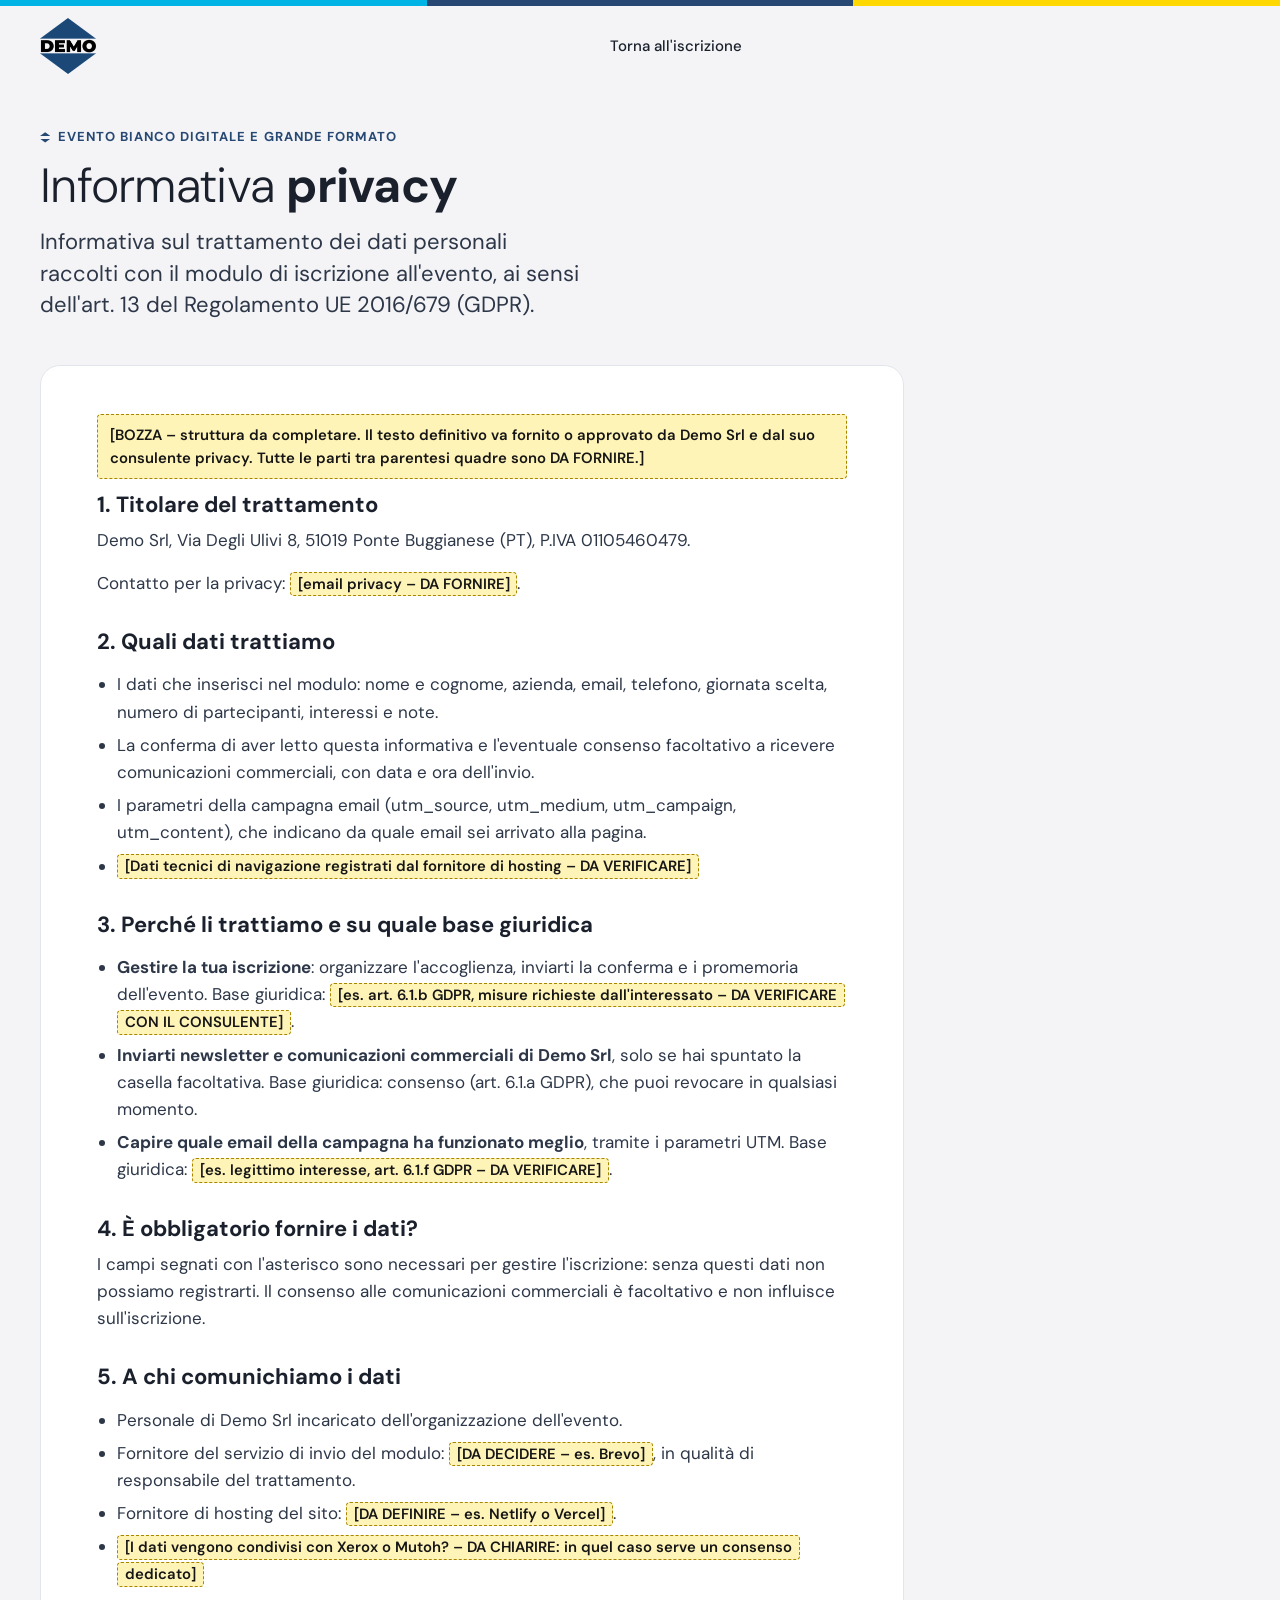
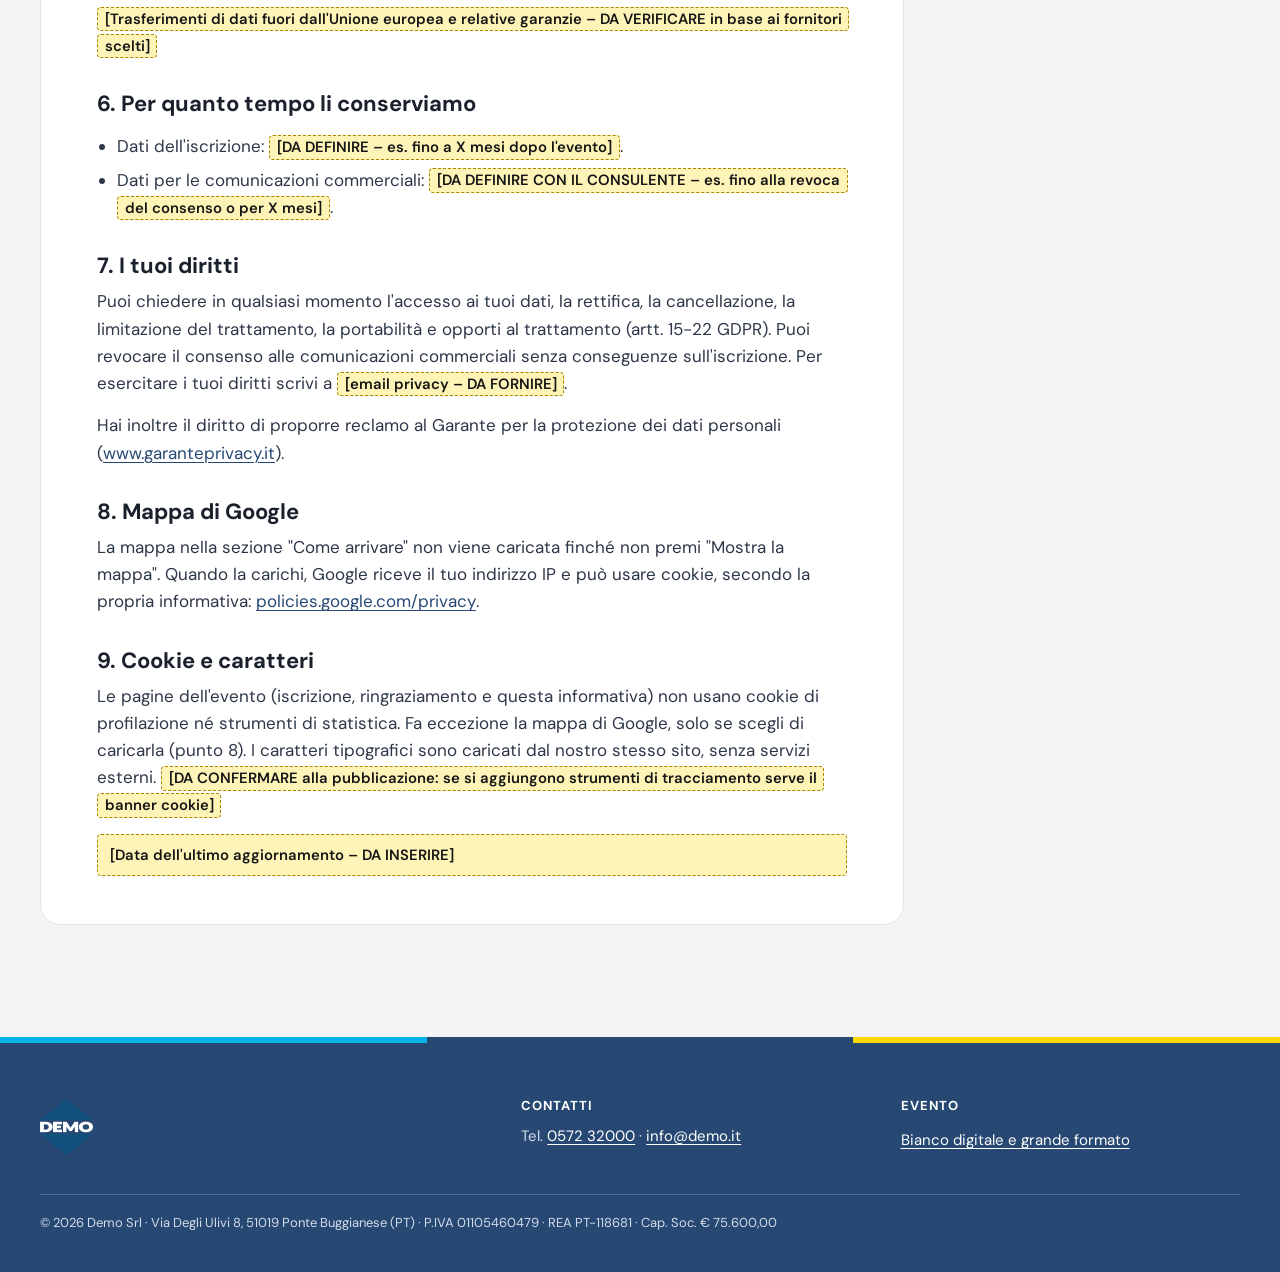
<file: privacy.html>
<!doctype html>
<html lang="it">
<head>
  <meta charset="utf-8">
  <meta name="viewport" content="width=device-width, initial-scale=1, viewport-fit=cover">
  <title>Informativa privacy - Evento Bianco digitale e grande formato - Demo Srl</title>
  <!-- BOZZA: togliere noindex quando il testo è definitivo e approvato -->
  <meta name="robots" content="noindex, nofollow">
  <meta name="theme-color" content="#264873">
  <link rel="icon" href="assets/img/logo/favicon-32.png" sizes="32x32" type="image/png">
  <link rel="icon" href="assets/img/logo/favicon-48.png" sizes="48x48" type="image/png">
  <link rel="apple-touch-icon" href="assets/img/logo/apple-touch-icon.png">
  <link rel="preload" href="assets/fonts/dm-sans-latin-wght-normal.woff2" as="font" type="font/woff2" crossorigin>
  <link rel="stylesheet" href="assets/css/style.css">
</head>
<body class="page-interna">
  <a class="skip-link" href="#contenuto">Vai al contenuto</a>
  <div class="barra-colori" aria-hidden="true"></div>

  <header class="site-header">
    <div class="wrap site-header__inner">
      <a class="brand" href="index.html">
        <img src="assets/img/logo/demo-logo.png" width="56" height="56" alt="Demo Srl – torna alla pagina dell'evento">
      </a>
      <nav class="site-nav" aria-label="Pagina dell'evento">
        <ul class="site-nav__list">
          <li><a class="site-nav__link" href="index.html#iscrizione">Torna all'iscrizione</a></li>
        </ul>
      </nav>
    </div>
  </header>

  <main class="page" id="contenuto">
    <div class="wrap">
      <div class="section-head">
        <p class="eyebrow"><span class="rombo" aria-hidden="true"></span>Evento Bianco digitale e grande formato</p>
        <h1 class="section-title">Informativa <strong>privacy</strong></h1>
        <p class="section-lead">Informativa sul trattamento dei dati personali raccolti con il modulo di iscrizione all'evento, ai sensi dell'art. 13 del Regolamento UE 2016/679 (GDPR).</p>
      </div>

      <article class="prose">
        <p class="ph ph--block">[BOZZA – struttura da completare. Il testo definitivo va fornito o approvato da Demo Srl e dal suo consulente privacy. Tutte le parti tra parentesi quadre sono DA FORNIRE.]</p>

        <h2 id="titolare">1. Titolare del trattamento</h2>
        <p>Demo Srl, Via Degli Ulivi 8, 51019 Ponte Buggianese (PT), P.IVA 01105460479.</p>
        <p>Contatto per la privacy: <span class="ph">[email privacy – DA FORNIRE]</span>.</p>

        <h2 id="dati">2. Quali dati trattiamo</h2>
        <ul>
          <li>I dati che inserisci nel modulo: nome e cognome, azienda, email, telefono, giornata scelta, numero di partecipanti, interessi e note.</li>
          <li>La conferma di aver letto questa informativa e l'eventuale consenso facoltativo a ricevere comunicazioni commerciali, con data e ora dell'invio.</li>
          <li>I parametri della campagna email (utm_source, utm_medium, utm_campaign, utm_content), che indicano da quale email sei arrivato alla pagina.</li>
          <li><span class="ph">[Dati tecnici di navigazione registrati dal fornitore di hosting – DA VERIFICARE]</span></li>
        </ul>

        <h2 id="finalita">3. Perché li trattiamo e su quale base giuridica</h2>
        <ul>
          <li><strong>Gestire la tua iscrizione</strong>: organizzare l'accoglienza, inviarti la conferma e i promemoria dell'evento. Base giuridica: <span class="ph">[es. art. 6.1.b GDPR, misure richieste dall'interessato – DA VERIFICARE CON IL CONSULENTE]</span>.</li>
          <li><strong>Inviarti newsletter e comunicazioni commerciali di Demo Srl</strong>, solo se hai spuntato la casella facoltativa. Base giuridica: consenso (art. 6.1.a GDPR), che puoi revocare in qualsiasi momento.</li>
          <li><strong>Capire quale email della campagna ha funzionato meglio</strong>, tramite i parametri UTM. Base giuridica: <span class="ph">[es. legittimo interesse, art. 6.1.f GDPR – DA VERIFICARE]</span>.</li>
        </ul>

        <h2 id="conferimento">4. È obbligatorio fornire i dati?</h2>
        <p>I campi segnati con l'asterisco sono necessari per gestire l'iscrizione: senza questi dati non possiamo registrarti. Il consenso alle comunicazioni commerciali è facoltativo e non influisce sull'iscrizione.</p>

        <h2 id="destinatari">5. A chi comunichiamo i dati</h2>
        <ul>
          <li>Personale di Demo Srl incaricato dell'organizzazione dell'evento.</li>
          <li>Fornitore del servizio di invio del modulo: <span class="ph">[DA DECIDERE – es. Brevo]</span>, in qualità di responsabile del trattamento.</li>
          <li>Fornitore di hosting del sito: <span class="ph">[DA DEFINIRE – es. Netlify o Vercel]</span>.</li>
          <li><span class="ph">[I dati vengono condivisi con Xerox o Mutoh? – DA CHIARIRE: in quel caso serve un consenso dedicato]</span></li>
        </ul>
        <p><span class="ph">[Trasferimenti di dati fuori dall'Unione europea e relative garanzie – DA VERIFICARE in base ai fornitori scelti]</span></p>

        <h2 id="conservazione">6. Per quanto tempo li conserviamo</h2>
        <ul>
          <li>Dati dell'iscrizione: <span class="ph">[DA DEFINIRE – es. fino a X mesi dopo l'evento]</span>.</li>
          <li>Dati per le comunicazioni commerciali: <span class="ph">[DA DEFINIRE CON IL CONSULENTE – es. fino alla revoca del consenso o per X mesi]</span>.</li>
        </ul>

        <h2 id="diritti">7. I tuoi diritti</h2>
        <p>Puoi chiedere in qualsiasi momento l'accesso ai tuoi dati, la rettifica, la cancellazione, la limitazione del trattamento, la portabilità e opporti al trattamento (artt. 15-22 GDPR). Puoi revocare il consenso alle comunicazioni commerciali senza conseguenze sull'iscrizione. Per esercitare i tuoi diritti scrivi a <span class="ph">[email privacy – DA FORNIRE]</span>.</p>
        <p>Hai inoltre il diritto di proporre reclamo al Garante per la protezione dei dati personali (<a href="https://www.garanteprivacy.it/" target="_blank" rel="noopener">www.garanteprivacy.it<span class="visually-hidden"> (si apre in una nuova scheda)</span></a>).</p>

        <h2 id="mappa">8. Mappa di Google</h2>
        <p>La mappa nella sezione "Come arrivare" non viene caricata finché non premi "Mostra la mappa". Quando la carichi, Google riceve il tuo indirizzo IP e può usare cookie, secondo la propria informativa: <a href="https://policies.google.com/privacy?hl=it" target="_blank" rel="noopener">policies.google.com/privacy<span class="visually-hidden"> (si apre in una nuova scheda)</span></a>.</p>

        <h2 id="cookie">9. Cookie e caratteri</h2>
        <p>Le pagine dell'evento (iscrizione, ringraziamento e questa informativa) non usano cookie di profilazione né strumenti di statistica. Fa eccezione la mappa di Google, solo se scegli di caricarla (punto 8). I caratteri tipografici sono caricati dal nostro stesso sito, senza servizi esterni. <span class="ph">[DA CONFERMARE alla pubblicazione: se si aggiungono strumenti di tracciamento serve il banner cookie]</span></p>

        <p class="ph ph--block">[Data dell'ultimo aggiornamento – DA INSERIRE]</p>
      </article>
    </div>
  </main>

  <footer class="site-footer">
    <div class="barra-colori" aria-hidden="true"></div>
    <div class="footer-band on-dark">
      <div class="wrap">
        <div class="footer-grid footer-grid--compatto">
          <div>
            <a class="footer-logo" href="index.html">
              <img src="assets/img/logo/demo-logo-bianco.png" width="53" height="56" alt="Demo Srl – pagina dell'evento" loading="lazy">
            </a>
          </div>
          <div>
            <h2 class="footer-title">Contatti</h2>
            <p>Tel. <a href="tel:+39057232000">0572 32000</a> · <a href="mailto:info@demo.it">info@demo.it</a></p>
          </div>
          <div>
            <h2 class="footer-title">Evento</h2>
            <ul class="footer-list">
              <li><a href="index.html">Bianco digitale e grande formato</a></li>
            </ul>
          </div>
        </div>
        <div class="footer-legal">
          <p>© 2026 Demo Srl · Via Degli Ulivi 8, 51019 Ponte Buggianese (PT) · P.IVA 01105460479 · REA PT-118681 · Cap. Soc. €&nbsp;75.600,00</p>
        </div>
      </div>
    </div>
  </footer>
</body>
</html>
</file>
<file: assets/css/style.css>
/* =========================================================================
   Landing "Bianco digitale e grande formato" – Demo Srl, 5-6-7 novembre 2026
   Mobile first. Colori, font, raggi e spazi sono tutti in :root.
   ========================================================================= */

/* ---------- Font (ospitato sul sito, nessuna chiamata a Google) ---------- */
@font-face {
  font-family: "DM Sans";
  font-style: normal;
  font-weight: 100 1000;
  font-display: swap;
  src: url("../fonts/dm-sans-latin-wght-normal.woff2") format("woff2");
}

/* ---------- Variabili ---------- */
:root {
  /* Colori istituzionali Demo */
  --c-blue: #264873;            /* blu Demo: hero, card scure, footer, pulsanti secondari */
  --c-blue-hover: #1E3A5F;
  --c-blue-soft: #2C5285;       /* sfumatura delle card blu */
  --c-ink: #1A202C;             /* testi forti e titoli */
  --c-text: #2D3748;            /* testo corrente */
  --c-muted: #4A5568;           /* testo secondario (6,9:1 su #F4F4F6) */
  --c-on-blue: #FFFFFF;
  --c-on-blue-muted: #D3DCE8;   /* testo secondario sul blu (6,7:1) */
  --c-bg: #F4F4F6;              /* fondo pagina (bento) */
  --c-surface: #FFFFFF;
  --c-surface-soft: #F7FAFC;
  --c-line: #E2E6EC;
  --c-field: #7A8599;           /* bordo dei campi (3,7:1 su bianco) */

  /* Colori di accento: solo ciano, giallo e blu Demo (niente magenta) */
  --c-cyan: #00B4E6;
  --c-yellow: #FFD800;
  --c-black: #161616;           /* solo per il testo sul giallo */

  /* Varianti per testo e azioni */
  --c-cyan-ink: #0077A3;        /* ciano leggibile come testo (5,0:1 su bianco) */
  --c-cta: var(--c-yellow);     /* pulsante principale: giallo con testo nero (13:1) */
  --c-cta-text: var(--c-black);
  --c-cta-hover: #F2C700;
  --c-cta-active: #E3BA00;
  --c-selected: var(--c-blue);  /* scelta selezionata nel modulo */
  --c-selected-tint: #EEF3F9;
  --c-error: #B00020;
  --c-error-bg: #FDECEE;
  --c-focus: #161616;

  /* Segnaposto [DA FORNIRE] */
  --c-ph-bg: #FFF4B8;
  --c-ph-text: #161616;
  --c-ph-border: #A88400;

  /* Font */
  --font-sans: "DM Sans", system-ui, -apple-system, "Segoe UI", Roboto, sans-serif;
  --fw-light: 300;
  --fw-regular: 400;
  --fw-medium: 500;
  --fw-semibold: 600;
  --fw-bold: 700;
  --fs-body: 1.0625rem;         /* 17px */
  --fs-small: 0.9375rem;        /* 15px */
  --fs-xs: 0.8125rem;           /* 13px */
  --fs-cta: 1.1875rem;          /* 19px in grassetto = "testo grande" WCAG */
  --fs-h1: clamp(1.875rem, 9.2vw, 3.5rem);
  --fs-h2: clamp(1.75rem, 6.8vw, 2.5rem);
  --fs-lead: 1.1875rem;

  /* Raggi */
  --radius-xl: 20px;            /* blocchi grandi (bento) */
  --radius-lg: 16px;            /* card */
  --radius-md: 12px;            /* campi, riquadri */
  --radius-sm: 8px;
  --radius-pill: 999px;

  /* Spazi */
  --gutter: 16px;
  --gap: 12px;
  --section-space: 64px;
  --maxw: 1200px;
  --header-h: 64px;
  --sticky-h: 76px;

  /* Ombre e movimento */
  --shadow-sm: 0 1px 2px rgba(26, 32, 44, 0.06);
  --shadow-md: 0 1px 2px rgba(26, 32, 44, 0.05), 0 12px 32px rgba(26, 32, 44, 0.08);
  --ease: cubic-bezier(0.2, 0.7, 0.2, 1);
}

@media (min-width: 960px) {
  :root {
    --radius-xl: 28px;
    --radius-lg: 20px;
    --gutter: 24px;
    --gap: 16px;
    --section-space: 112px;
    --header-h: 80px;
    --fs-h1: clamp(3.5rem, 1.6rem + 3.4vw, 5rem);
    --fs-h2: clamp(2.5rem, 1.4rem + 2vw, 3.5rem);
    --fs-lead: 1.375rem;
  }
}

/* Colore guida di sezione: --accent per i dettagli, --accent-ink per il testo */
.accent-cyan    { --accent: var(--c-cyan);    --accent-ink: var(--c-cyan-ink); }
.accent-yellow  { --accent: var(--c-yellow);  --accent-ink: var(--c-ink); }
.accent-blue    { --accent: var(--c-blue);    --accent-ink: var(--c-blue); }

/* ---------- Base ---------- */
*, *::before, *::after { box-sizing: border-box; }

html {
  -webkit-text-size-adjust: 100%;
  text-size-adjust: 100%;
  scroll-padding-top: calc(var(--header-h) + 16px);
  color-scheme: light;
}

@media (prefers-reduced-motion: no-preference) {
  html { scroll-behavior: smooth; }
}

body {
  margin: 0;
  background: var(--c-bg);
  color: var(--c-text);
  font-family: var(--font-sans);
  font-size: var(--fs-body);
  line-height: 1.6;
  -webkit-font-smoothing: antialiased;
  -moz-osx-font-smoothing: grayscale;
}

img { display: block; max-width: 100%; height: auto; }

h1, h2, h3, h4 { margin: 0; color: var(--c-ink); line-height: 1.15; }
p { margin: 0 0 0.9em; }
p:last-child { margin-bottom: 0; }

a { color: var(--c-blue); text-decoration-thickness: 1px; text-underline-offset: 0.18em; }
a:hover { text-decoration-thickness: 2px; }

strong { font-weight: var(--fw-bold); }

[hidden] { display: none !important; }

:focus-visible {
  outline: 3px solid var(--c-focus);
  outline-offset: 2px;
  box-shadow: 0 0 0 2px #FFFFFF;
}

.on-dark :focus-visible,
.on-dark:focus-visible {
  outline-color: #FFFFFF;
  box-shadow: 0 0 0 2px var(--c-black);
}

.visually-hidden {
  position: absolute !important;
  width: 1px; height: 1px;
  margin: -1px; padding: 0;
  overflow: hidden;
  clip: rect(0 0 0 0);
  clip-path: inset(50%);
  white-space: nowrap;
  border: 0;
}

.skip-link {
  position: absolute;
  left: 12px; top: -100px;
  z-index: 100;
  padding: 12px 18px;
  background: var(--c-ink);
  color: #FFFFFF;
  font-weight: var(--fw-bold);
  border-radius: var(--radius-sm);
  text-decoration: none;
}
.skip-link:focus { top: 12px; }

.wrap {
  width: 100%;
  max-width: calc(var(--maxw) + 2 * var(--gutter));
  margin-inline: auto;
  /* iPhone in orizzontale: i margini rispettano la tacca */
  padding-left: max(var(--gutter), env(safe-area-inset-left, 0px));
  padding-right: max(var(--gutter), env(safe-area-inset-right, 0px));
}

/* ---------- Segni grafici ---------- */

/* Barra ciano / blu Demo / giallo in testa e in fondo alla pagina */
.barra-colori {
  height: 6px;
  background: linear-gradient(90deg,
    var(--c-cyan) 0 33.333%,
    var(--c-blue) 33.333% 66.666%,
    var(--c-yellow) 66.666% 100%);
}

/* Logo dei partner su piastrina bianca (colori ufficiali anche sui fondi scuri).
   Piastrine della stessa misura e lettere dei due marchi alla stessa altezza:
   la scritta Xerox occupa tutta l'altezza del file, MUTOH circa il 90%, quindi Mutoh va un po' più alto. */
.logo-chip {
  display: inline-flex;
  align-items: center;
  justify-content: center;
  flex: none;
  width: 156px;
  height: 44px;
  padding: 8px 14px;
  background: #FFFFFF;
  border-radius: var(--radius-sm);
}
.logo-chip img { width: auto; height: 22px; }
.logo-chip--mutoh img { height: 25px; }
/* Su telefono piastrine più compatte, così Xerox e Mutoh stanno affiancate */
@media (max-width: 639.98px) {
  .logo-chip { width: 142px; height: 40px; padding: 8px 12px; }
  .logo-chip img { height: 20px; }
  .logo-chip--mutoh img { height: 23px; }
}

/* Rombo del logo Demo: due triangoli separati da una fascia vuota */
.rombo {
  display: inline-block;
  flex: none;
  width: 0.8em;
  height: 0.8em;
  background: linear-gradient(180deg,
    var(--accent, var(--c-blue)) 0 36.7%,
    transparent 36.7% 63%,
    var(--accent, var(--c-blue)) 63% 100%);
  clip-path: polygon(50% 0, 100% 36.7%, 100% 63%, 50% 100%, 0 63%, 0 36.7%);
}

/* Crocino di registro (usato una sola volta, nell'hero) */
.regmark { width: 22px; height: 22px; flex: none; }

.nowrap { white-space: nowrap; }

/* Icone in linea */
.icon { width: 1.15em; height: 1.15em; flex: none; }

/* ---------- Segnaposto evidenti ---------- */
.ph {
  display: inline;
  padding: 0.08em 0.45em;
  background: var(--c-ph-bg);
  color: var(--c-ph-text);
  border: 1px dashed var(--c-ph-border);
  border-radius: 4px;
  font-size: 0.875em;
  font-weight: var(--fw-semibold);
  line-height: 1.5;
  -webkit-box-decoration-break: clone;
  box-decoration-break: clone;
}
.ph--block { display: block; padding: 0.6em 0.8em; }
.ph--logo {
  display: inline-flex;
  align-items: center;
  justify-content: center;
  min-width: 112px;
  min-height: 40px;
  padding: 4px 10px;
  font-size: 0.6875rem;
  line-height: 1.25;
  text-align: center;
}

/* ---------- Pulsanti e link ---------- */
.btn {
  display: inline-flex;
  align-items: center;
  justify-content: center;
  gap: 0.5em;
  min-height: 48px;
  padding: 0.7em 1.5em;
  border: 2px solid transparent;
  border-radius: var(--radius-pill);
  font: inherit;
  font-size: 1rem;
  font-weight: var(--fw-bold);
  line-height: 1.2;
  text-align: center;
  text-decoration: none;
  cursor: pointer;
  transition: background-color 0.15s, color 0.15s, border-color 0.15s, box-shadow 0.15s;
}

/* Pulsante principale: giallo con testo nero; il filo sottile lo stacca dai fondi chiari */
.btn--cta {
  background: var(--c-cta);
  color: var(--c-cta-text);
  font-size: var(--fs-cta);
  box-shadow: inset 0 0 0 1px rgba(22, 22, 22, 0.14);
}
.btn--cta:hover { background: var(--c-cta-hover); color: var(--c-cta-text); text-decoration: none; }
.btn--cta:active { background: var(--c-cta-active); }

.btn--secondary { background: var(--c-blue); color: #FFFFFF; }
.btn--secondary:hover { background: var(--c-blue-hover); }

.btn--outline { background: transparent; color: var(--c-blue); border-color: var(--c-blue); }
.btn--outline:hover { background: var(--c-blue); color: #FFFFFF; }

.btn--lg { min-height: 56px; padding: 0.8em 1.75em; }
.btn--sm { min-height: 44px; padding: 0.5em 1.15em; }
.btn--block { width: 100%; }

.btn[aria-disabled="true"] { cursor: progress; }

.link-arrow {
  display: inline-flex;
  align-items: center;
  gap: 0.4em;
  min-height: 44px;
  font-weight: var(--fw-semibold);
  color: var(--c-blue);
}
.link-arrow--on-dark { color: #FFFFFF; }

/* ---------- Header e menu a link ---------- */
.site-header {
  position: sticky;
  top: 0;
  z-index: 50;
  background: rgba(244, 244, 246, 0.94);
  -webkit-backdrop-filter: saturate(1.4) blur(10px);
  backdrop-filter: saturate(1.4) blur(10px);
  border-bottom: 1px solid transparent;
  transition: border-color 0.2s;
}
.site-header.is-scrolled { border-bottom-color: var(--c-line); }

.site-header__inner {
  display: flex;
  align-items: center;
  gap: 8px;
  min-height: var(--header-h);
}

.brand { flex: none; display: block; border-radius: var(--radius-sm); }
.brand img { width: 44px; height: 44px; }

.site-nav {
  flex: 1 1 auto;
  min-width: 0;
  overflow-x: auto;
  overscroll-behavior-x: contain;
  scrollbar-width: none;
  -webkit-mask-image: linear-gradient(90deg, transparent 0, #000 10px, #000 calc(100% - 32px), transparent 100%);
  mask-image: linear-gradient(90deg, transparent 0, #000 10px, #000 calc(100% - 32px), transparent 100%);
}
.site-nav::-webkit-scrollbar { display: none; }

.site-nav__list {
  display: flex;
  gap: 4px;
  width: max-content;
  margin: 0;
  padding: 4px 32px 4px 8px;
  list-style: none;
}

.site-nav__link {
  display: flex;
  align-items: center;
  gap: 0.45em;
  min-height: 44px;
  padding: 0 14px;
  border-radius: var(--radius-pill);
  color: var(--c-ink);
  font-size: var(--fs-small);
  font-weight: var(--fw-medium);
  text-decoration: none;
  white-space: nowrap;
  transition: background-color 0.15s, box-shadow 0.15s;
}
.site-nav__link:hover { background: rgba(255, 255, 255, 0.85); }
.site-nav__link[aria-current="true"] {
  background: var(--c-surface);
  box-shadow: var(--shadow-sm), inset 0 0 0 1px var(--c-line);
  font-weight: var(--fw-bold);
}

.site-header__cta { display: none; }

@media (min-width: 960px) {
  .site-header__inner { gap: 16px; }
  .brand img { width: 56px; height: 56px; }
  .site-header__cta { display: inline-flex; flex: none; white-space: nowrap; }
}

/* Tra 960 e 1199px il menu resta una striscia scorrevole, con pillole più compatte */
@media (min-width: 960px) and (max-width: 1199.98px) {
  .site-nav__link { padding: 0 10px; }
}

@media (min-width: 1200px) {
  .site-nav {
    display: flex;
    justify-content: center;
    overflow: visible;
    -webkit-mask-image: none;
    mask-image: none;
  }
  .site-nav__list { padding: 4px; }
}

/* ---------- Hero ---------- */
.hero { padding-top: 8px; }

.hero__box {
  position: relative;
  overflow: hidden;
  padding: 24px 20px 0;
  background: var(--c-blue);
  color: var(--c-on-blue);
  border-radius: var(--radius-xl);
}

.hero__partners {
  display: flex;
  flex-wrap: wrap;
  align-items: center;
  gap: 8px 10px;
  margin: 0 0 20px;
  color: var(--c-on-blue-muted);
  font-size: var(--fs-small);
  font-weight: var(--fw-medium);
}
.hero__partners .regmark { color: #FFFFFF; }
/* "Evento Demo Srl con": più grande, con Demo Srl in evidenza */
.hero__evento { font-size: 1.125rem; }
.hero__evento strong {
  color: #FFFFFF;
  font-size: 1.2em;
  font-weight: var(--fw-bold);
  letter-spacing: -0.01em;
}

.hero__title {
  margin: 32px 0 28px;
  color: #FFFFFF;
  font-size: var(--fs-h1);
  font-weight: var(--fw-light);
  line-height: 1.04;
  letter-spacing: -0.02em;
}
.hero__title strong { font-weight: var(--fw-bold); }

/* Marchio dell'evento: logo Bianco Digitale in bianco (il testo alternativo fa parte del titolo) */
.hero__logo {
  display: block;
  width: min(100%, 22rem);
  height: auto;
  margin: 0.1em 0 0.3em;
}

/* "Open Lab Demo" a fianco del logo Bianco Digitale (sopra il logo su telefono e tablet) */
.hero__openlab {
  display: block;
  color: #FFFFFF;
  font-size: clamp(1.75rem, 7vw, 2.25rem);
  font-weight: var(--fw-light);
  line-height: 1.1;
  letter-spacing: -0.01em;
  white-space: nowrap;
}
.hero__openlab strong { font-weight: var(--fw-bold); }

.hero__lead {
  max-width: 34ch;
  margin-bottom: 18px;
  color: #FFFFFF;
  font-size: var(--fs-lead);
  line-height: 1.4;
}

.hero__facts {
  display: grid;
  gap: 8px;
  margin: 0 0 14px;
  padding: 0;
  list-style: none;
  font-size: 1rem;
  line-height: 1.4;
}
.hero__facts li { display: flex; align-items: flex-start; gap: 10px; }
.hero__facts .icon { margin-top: 1px; color: var(--c-cyan); }

/* Su telefono l'orario va su una riga sua, senza il punto appeso a fine riga */
@media (max-width: 639.98px) {
  .hero__facts .sep,
  .hero__free .sep { display: none; }
  .hero__facts .nowrap,
  .hero__free .nowrap { display: block; }
}

.hero__free {
  display: flex;
  align-items: center;
  gap: 0.55em;
  margin: 0;
  color: #FFFFFF;
  font-weight: var(--fw-bold);
}
/* "È gradita conferma di partecipazione": sotto la riga della partecipazione gratuita, allineata al testo */
.hero__rsvp {
  margin: 4px 0 0;
  padding-left: calc(0.8em + 0.55em);
  color: #FFFFFF;
}

.hero__actions {
  display: flex;
  flex-wrap: wrap;
  align-items: center;
  gap: 8px 24px;
  margin: 22px 0 26px;
}
.hero__actions .btn--cta {
  width: 100%;
  box-shadow: 0 0 0 4px rgba(255, 255, 255, 0.14), 0 10px 24px rgba(255, 216, 0, 0.22);
}

.hero__machine { display: block; margin: 0 -20px; }
.hero__machine img { width: 100%; }

@media (min-width: 640px) {
  .hero__logo { width: min(100%, 30rem); }
  .hero__actions .btn--cta { width: auto; }
  /* da 640px si usa la macchina intera scontornata, dentro i margini del riquadro */
  .hero__machine { margin: 0; }
}

@media (min-width: 960px) {
  .hero { padding-top: 16px; }
  .hero__box {
    display: flow-root;           /* il margine negativo della macchina non viene assorbito */
    overflow: visible;
    padding: 52px 48px 0;
    text-align: center;
    background:
      radial-gradient(ellipse 58% 46% at 50% 100%, rgba(0, 180, 230, 0.3), transparent 72%),
      var(--c-blue);
  }
  .hero__partners { justify-content: center; gap: 8px 14px; margin-bottom: 26px; }
  .hero__evento { font-size: 1.3rem; }
  .hero__title {
    display: flex;
    align-items: center;
    justify-content: center;
    gap: 28px;
    margin: 52px 0 44px;
  }
  .hero__openlab {
    padding-right: 28px;
    border-right: 2px solid rgba(255, 255, 255, 0.35);
    font-size: clamp(2.25rem, 0.9rem + 2.4vw, 3.25rem);
  }
  .hero__logo { width: clamp(22rem, 36vw, 32rem); margin: 0; }
  .hero__lead { max-width: none; margin-inline: auto; }
  .hero__free { justify-content: center; }
  .hero__rsvp { padding-left: 0; }
  .hero__facts {
    display: flex;
    flex-wrap: wrap;
    justify-content: center;
    gap: 8px 28px;
  }
  .hero__actions { justify-content: center; margin: 28px 0 32px; }
  .hero__machine {
    position: relative;
    max-width: 1100px;
    margin: 0 auto -44px;
  }
  .hero__machine img { filter: drop-shadow(0 26px 22px rgba(8, 24, 48, 0.32)); }
}

/* ---------- Sezioni ---------- */
.section { padding-top: var(--section-space); }

.section-head { margin-bottom: 28px; }

.eyebrow {
  display: flex;
  align-items: center;
  gap: 0.55em;
  margin: 0 0 12px;
  color: var(--accent-ink, var(--c-blue));
  font-size: var(--fs-xs);
  font-weight: var(--fw-bold);
  letter-spacing: 0.08em;
  text-transform: uppercase;
}

.section-title {
  color: var(--c-ink);
  font-size: var(--fs-h2);
  font-weight: var(--fw-light);
  line-height: 1.08;
  letter-spacing: -0.015em;
}
.section-title strong { font-weight: var(--fw-bold); }

.section-lead {
  max-width: 40ch;
  margin-top: 14px;
  color: var(--c-text);
  font-size: var(--fs-lead);
  line-height: 1.45;
}

/* niente parola sola sull'ultima riga nei testi più visibili */
.hero__lead,
.section-lead,
.signup__lead { text-wrap: balance; }

.subhead {
  display: flex;
  align-items: center;
  gap: 0.5em;
  margin: 44px 0 16px;
  font-size: 1.375rem;
  font-weight: var(--fw-bold);
}

@media (min-width: 960px) {
  .section-head { margin-bottom: 44px; }
  .section-head--split {
    display: grid;
    grid-template-columns: 1.15fr 1fr;
    gap: 48px;
    align-items: end;
  }
  .section-head--split .section-lead { margin-top: 0; }
  .subhead { margin-top: 64px; }
}

/* ---------- Xerox: cornice con card numerate (da Pharma-Genesis) ---------- */
.frame {
  display: grid;
  gap: 20px;
  margin-top: 0;
  padding: 18px;
  background: linear-gradient(160deg, #FFFFFF 0%, #EAF6FC 100%);
  border-radius: var(--radius-xl);
  box-shadow: var(--shadow-sm);
}

.frame__title { margin-bottom: 12px; font-size: 1.25rem; font-weight: var(--fw-bold); }

.apps {
  display: grid;
  grid-template-columns: 1fr 1fr;
  gap: 8px 16px;
  margin: 0;
  padding: 0;
  list-style: none;
  color: var(--c-ink);
  font-weight: var(--fw-medium);
}
.apps li { display: flex; align-items: center; gap: 0.6em; }

.num-cards {
  display: grid;
  gap: 10px;
  margin: 0;
  padding: 0;
  list-style: none;
}

.num-card {
  position: relative;
  padding: 18px 76px 18px 18px;
  background: linear-gradient(150deg, var(--c-blue-soft) 0%, var(--c-blue) 65%);
  border-radius: var(--radius-lg);
  color: var(--c-on-blue);
}
.num-card__title {
  margin-bottom: 6px;
  color: #FFFFFF;
  font-size: 1.1875rem;
  font-weight: var(--fw-bold);
  line-height: 1.25;
}
.num-card p { color: var(--c-on-blue-muted); font-size: 1rem; line-height: 1.5; }
.num-card__n {
  position: absolute;
  right: 16px;
  bottom: 10px;
  color: var(--c-cyan);
  font-size: 3rem;
  font-weight: var(--fw-light);
  line-height: 1;
  letter-spacing: -0.03em;
}

@media (min-width: 640px) {
  .num-cards { grid-template-columns: 1fr 1fr; }
  .num-card { min-height: 196px; padding: 22px 22px 72px; }
  .num-card__n { right: 20px; bottom: 14px; font-size: 3.75rem; }
}

@media (min-width: 960px) {
  .frame {
    grid-template-columns: 0.75fr 1.25fr;
    gap: 40px;
    align-items: center;
    padding: 40px;
  }
  .apps { grid-template-columns: 1fr; gap: 12px; font-size: 1.125rem; }
  .frame__title { font-size: 1.5rem; margin-bottom: 18px; }
}

/* ---------- Schede macchine ---------- */
.machines {
  display: grid;
  gap: var(--gap);
  margin: 0;
  padding: 0;
  list-style: none;
}

.machine {
  display: grid;
  grid-template-columns: 40% 1fr;
  align-items: center;
  overflow: hidden;
  background: var(--c-surface);
  border: 1px solid var(--c-line);
  border-radius: var(--radius-lg);
  box-shadow: var(--shadow-sm);
  transition: border-color 0.2s;
}
.machine:hover { border-color: var(--c-cyan); }   /* stesso colore per tutte le schede macchina */

.machine__media {
  display: flex;
  align-items: center;
  justify-content: center;
  width: 100%;
  min-width: 0;
  aspect-ratio: 4 / 3;
  padding: 10px;
  background: #FFFFFF;
}
.machine__media img { width: 100%; height: 100%; object-fit: contain; }

.machine__body { padding: 14px 16px 14px 6px; }

.machine__name {
  margin-bottom: 6px;
  font-size: 1.125rem;
  font-weight: var(--fw-bold);
  line-height: 1.25;
}
/* etichetta breve sotto il nome, nel colore guida della sezione (Xerox ciano, Mutoh blu) */
.machine__variant {
  display: block;
  color: var(--accent-ink, var(--c-cyan-ink));
  font-size: 0.875rem;
  font-weight: var(--fw-semibold);
}
.machine__lead {
  margin: 4px 0 8px;
  color: var(--c-ink);
  font-size: 1.125rem;
  font-weight: var(--fw-semibold);
  line-height: 1.35;
}
.machine .ph { font-size: var(--fs-xs); }
.machine .link-arrow { margin-top: 4px; font-size: var(--fs-small); }

/* PX300: foto sopra, al vivo sul lato destro (è tagliata a destra in origine) */
.machine--media-right { grid-template-columns: 1fr; align-items: stretch; }
.machine--media-right .machine__media { padding: 14px 0 0 18px; }
.machine--media-right .machine__media img { object-position: right center; }
.machine--media-right .machine__body { padding: 16px 18px 20px; }

/* Card larga con foto ambientata */
.machine--featured { grid-template-columns: 1fr; align-items: stretch; }
.machine--featured .machine__media { aspect-ratio: 16 / 10; padding: 0; }
.machine--featured .machine__media img { object-fit: cover; object-position: 35% 60%; }
.machine--featured .machine__body { padding: 18px 18px 20px; }
.machine--featured .machine__name,
.machine--media-right .machine__name { font-size: 1.375rem; }

/* Scheda ampia (Pro1050): foto sopra su telefono, a sinistra su desktop */
.machine--ampia { grid-template-columns: 1fr; align-items: stretch; }
.machine--ampia .machine__media { aspect-ratio: 16 / 10; padding: 14px 18px 0; }
.machine--ampia .machine__body { padding: 16px 18px 20px; }
.machine--ampia .machine__name { font-size: 1.375rem; }

/* Punti chiave delle macchine (Xerox, Pro1050 e Mutoh): elenco con il rombo */
.feature-list {
  display: grid;
  gap: 8px 24px;
  margin: 0;
  padding: 0;
  list-style: none;
  color: var(--c-text);
  font-size: var(--fs-small);
  line-height: 1.45;
}
.feature-list li { display: flex; align-items: flex-start; gap: 0.6em; }
.feature-list .rombo { margin-top: 0.3em; width: 0.7em; height: 0.7em; }
.feature-list strong { color: var(--c-ink); }
.machine__name + .feature-list { margin-top: 12px; }

/* Desktop: PrimeLink e PX300 affiancate, Pro1050 a tutta larghezza sotto */
@media (min-width: 960px) {
  .machines--xerox { grid-template-columns: 1.15fr 1fr; }
  .machine__body { padding: 20px 22px 20px 8px; }
  .machine--featured .machine__body { padding: 24px 28px 28px; }
  .machine__name { font-size: 1.25rem; }
  .machine--featured .machine__name,
  .machine--media-right .machine__name { font-size: 1.625rem; }

  /* PX300 in verticale: la foto riempie lo spazio e resta al vivo sul lato destro */
  .machines--xerox .machine--media-right { display: flex; flex-direction: column; }
  .machines--xerox .machine--media-right .machine__media {
    order: 0;
    flex: 1 1 auto;
    aspect-ratio: auto;
    min-height: 260px;
    padding: 28px 0 8px 28px;
  }
  .machines--xerox .machine--media-right .machine__body { padding: 8px 28px 28px; }

  .machine--ampia {
    grid-column: 1 / -1;
    grid-template-columns: minmax(280px, 36%) 1fr;
    align-items: center;
  }
  .machine--ampia .machine__media { aspect-ratio: 4 / 3; padding: 24px; }
  .machine--ampia .machine__body { padding: 28px 32px 28px 8px; }
  .machine--ampia .machine__name { font-size: 1.625rem; }
}

/* ---------- Mutoh: piccolo e medio formato a fianco della XpertJet, ValueJet sotto ---------- */
.mutoh-griglia { display: grid; gap: var(--gap); }

/* Schede Mutoh brevi: nome, titolo e 3 caratteristiche */
.machine--mutoh { grid-template-columns: 1fr; align-items: stretch; }
.machine--mutoh .machine__media { aspect-ratio: 16 / 10; padding: 14px 18px 0; }
.machine--mutoh .machine__media picture { display: contents; }
.machine--mutoh .machine__body { padding: 16px 18px 20px; }
.machine--mutoh .machine__name { margin-bottom: 2px; font-size: 1.375rem; }
.machine--mutoh .machine__lead { margin-bottom: 12px; }

.format-card {
  position: relative;
  padding: 22px;
  border-radius: var(--radius-lg);
}

/* L'etichetta del formato sta dentro il titolo, così i lettori di schermo la leggono */
.format-card__size {
  display: flex;
  align-items: center;
  gap: 0.6em;
  margin-bottom: 8px;
  font-size: var(--fs-xs);
  font-weight: var(--fw-bold);
  letter-spacing: 0.08em;
  line-height: 1.3;
  text-transform: uppercase;
}

.format-card__title {
  font-size: 1.5rem;
  font-weight: var(--fw-light);
  line-height: 1.2;
  letter-spacing: -0.01em;
}

/* Card blu, solo testo (piccolo e medio formato) */
.format-card--dark {
  display: flex;
  flex-direction: column;
  background: linear-gradient(160deg, var(--c-blue-soft) 0%, var(--c-blue) 60%);
  color: var(--c-on-blue);
}
.format-card--dark .format-card__size { color: var(--c-yellow); }
.format-card--dark .format-card__title {
  color: #FFFFFF;
  font-size: 1.625rem;
  font-weight: var(--fw-regular);   /* sul blu niente peso 300 sotto i 24px */
}
.format-card--dark .ph { margin-top: 14px; align-self: flex-start; font-size: var(--fs-xs); }

/* Icona "scala": tre quadrati, quello attivo è pieno */
.size-icon {
  position: relative;
  display: inline-block;
  flex: none;
  width: 22px;
  height: 22px;
  color: currentColor;
}
.size-icon i {
  position: absolute;
  left: 0;
  bottom: 0;
  border: 1.5px solid currentColor;
  border-radius: 2px;
}
/* il quadrato più piccolo sta sopra, così quello pieno non copre gli altri */
.size-icon i:nth-child(1) { width: 36%; height: 36%; z-index: 3; }
.size-icon i:nth-child(2) { width: 66%; height: 66%; z-index: 2; }
.size-icon i:nth-child(3) { width: 100%; height: 100%; z-index: 1; }
.size-icon--s i:nth-child(1),
.size-icon--m i:nth-child(2),
.size-icon--l i:nth-child(3) { background: var(--c-yellow); border-color: var(--c-yellow); }

/* Tablet: i due formati affiancati, le schede a tutta larghezza */
@media (min-width: 640px) and (max-width: 959.98px) {
  .mutoh-griglia { grid-template-columns: 1fr 1fr; }
  .mutoh-griglia .machine { grid-column: 1 / -1; }
  .machine--mutoh { grid-template-columns: minmax(200px, 40%) 1fr; align-items: center; }
  .machine--mutoh .machine__media { aspect-ratio: 4 / 3; padding: 18px; }
  .machine--mutoh .machine__body { padding: 20px 22px 20px 4px; }
}

/* Desktop: come prima, XpertJet a sinistra e i due blocchi impilati a destra; ValueJet sotto */
@media (min-width: 960px) {
  .mutoh-griglia { grid-template-columns: minmax(0, 1.7fr) minmax(0, 1fr); }
  .mutoh-griglia__xpj { grid-column: 1; grid-row: 1 / span 2; }
  .mutoh-griglia__piccolo { grid-column: 2; grid-row: 1; }
  .mutoh-griglia__medio { grid-column: 2; grid-row: 2; }
  .mutoh-griglia__vj { grid-column: 1 / -1; grid-row: 3; }

  .machine--mutoh { grid-template-columns: minmax(240px, 44%) 1fr; align-items: center; }
  .mutoh-griglia__vj.machine--mutoh { grid-template-columns: minmax(240px, 28%) 1fr; }
  .machine--mutoh .machine__media { aspect-ratio: 4 / 3; padding: 24px; }
  .machine--mutoh .machine__body { padding: 28px 32px 28px 8px; }
  .machine--mutoh .machine__name { font-size: 1.625rem; }
  .machine--mutoh .machine__lead { font-size: 1.25rem; }

  .format-card { padding: 28px; }
  .format-card__title,
  .format-card--dark .format-card__title { font-size: clamp(1.375rem, 0.6rem + 1.1vw, 1.875rem); }
}

/* ---------- Programma e orari ---------- */
.days {
  display: grid;
  gap: var(--gap);
  margin: 0;
  padding: 0;
  list-style: none;
}

.day {
  position: relative;
  display: grid;
  grid-template-columns: auto 1fr;
  gap: 2px 18px;
  align-items: center;
  overflow: hidden;
  padding: 20px 18px 18px;
  background: var(--c-surface);
  border: 1px solid var(--c-line);
  border-radius: var(--radius-lg);
}
.day::before {
  content: "";
  position: absolute;
  inset: 0 0 auto 0;
  height: 4px;
  background: var(--accent, var(--c-yellow));
}

.day__date {
  grid-column: 1;
  grid-row: 1 / span 3;
  margin: 0;
  color: var(--c-blue);
  text-align: center;
}
.day__date time { display: flex; flex-direction: column; align-items: center; }
.day__num { font-size: 3.5rem; font-weight: var(--fw-bold); line-height: 0.9; letter-spacing: -0.03em; }
.day__month { font-size: var(--fs-xs); font-weight: var(--fw-bold); letter-spacing: 0.08em; text-transform: uppercase; }

.day__name {
  grid-column: 2;
  margin: 0;
  color: var(--c-ink);
  font-size: var(--fs-xs);
  font-weight: var(--fw-bold);
  letter-spacing: 0.08em;
  text-transform: uppercase;
}
.day__time { grid-column: 2; margin: 0; color: var(--c-ink); font-size: 1.25rem; font-weight: var(--fw-semibold); }
.day__note { grid-column: 2; margin: 0; color: var(--c-muted); font-size: var(--fs-small); }

.day .btn,
.day .day__esaurito { grid-column: 1 / -1; margin-top: 14px; width: 100%; }

.label-yellow {
  display: inline-block;
  padding: 1px 10px;
  background: var(--c-yellow);
  border-radius: var(--radius-pill);
  color: var(--c-black);
  font-size: var(--fs-xs);
  font-weight: var(--fw-bold);
}

.day__esaurito {
  display: flex;
  align-items: center;
  justify-content: center;
  min-height: 48px;
  padding: 0 18px;
  border: 2px dashed var(--c-field);
  border-radius: var(--radius-pill);
  color: var(--c-ink);
  font-weight: var(--fw-bold);
}

/* Tablet: righe compatte con il pulsante a destra */
@media (min-width: 640px) and (max-width: 959.98px) {
  .day { grid-template-columns: auto 1fr auto; }
  .day .btn,
  .day .day__esaurito {
    grid-column: 3;
    grid-row: 1 / span 3;
    align-self: center;
    width: auto;
    margin-top: 0;
  }
}

@media (min-width: 960px) {
  .days { grid-template-columns: repeat(3, 1fr); }
  .day {
    grid-template-columns: 1fr;
    align-content: start;
    gap: 4px;
    padding: 30px 28px 28px;
  }
  .day__name, .day__time, .day__note, .day__date { grid-column: 1; grid-row: auto; }
  .day__date { margin: 10px 0 14px; text-align: left; }
  .day__date time { flex-direction: row; align-items: baseline; gap: 10px; }
  .day__num { font-size: 5rem; }
  .day__month { font-size: 1rem; }
  .day .btn, .day .day__esaurito { margin-top: 22px; }
}

/* "Cosa vedrai" */
.highlights {
  margin-top: 28px;
  padding: 22px;
  background: var(--c-surface);
  border: 1px solid var(--c-line);
  border-radius: var(--radius-lg);
}
.highlights__title { margin-bottom: 14px; font-size: 1.25rem; font-weight: var(--fw-bold); }
.highlights ul { display: grid; gap: 14px; margin: 0; padding: 0; list-style: none; }
.highlights li { display: flex; align-items: flex-start; gap: 12px; line-height: 1.45; }
.highlights .rombo { margin-top: 0.3em; }

@media (min-width: 960px) {
  .highlights {
    display: grid;
    grid-template-columns: 200px 1fr;
    gap: 32px;
    align-items: start;
    margin-top: var(--gap);
    padding: 32px;
  }
  .highlights__title { margin: 0; font-size: 1.5rem; }
  .highlights ul { grid-template-columns: repeat(3, 1fr); gap: 28px; }
}

/* ---------- Come arrivare ---------- */
.visit { display: grid; gap: var(--gap); }

/* Card con la foto della sede in alto e i dati sotto */
.visit__info {
  overflow: hidden;
  background: var(--c-surface);
  border: 1px solid var(--c-line);
  border-radius: var(--radius-lg);
}
.visit__foto { margin: 0; aspect-ratio: 16 / 9; background: var(--c-line); }
.visit__foto img { width: 100%; height: 100%; object-fit: cover; }
.visit__testo { padding: 22px; }
.visit__label {
  margin: 0 0 6px;
  color: var(--c-muted);
  font-size: var(--fs-xs);
  font-weight: var(--fw-bold);
  letter-spacing: 0.08em;
  text-transform: uppercase;
}
.visit__label + * { margin-bottom: 18px; }
.visit__info address { color: var(--c-ink); font-size: 1.1875rem; font-style: normal; line-height: 1.45; }
.visit__actions { display: flex; flex-wrap: wrap; gap: 10px; margin-top: 6px; }

.map {
  position: relative;
  display: flex;
  align-items: center;
  justify-content: center;
  min-height: 300px;
  overflow: hidden;
  padding: 24px;
  background-color: #E9EEF4;
  background-image:
    linear-gradient(rgba(38, 72, 115, 0.08) 1px, transparent 1px),
    linear-gradient(90deg, rgba(38, 72, 115, 0.08) 1px, transparent 1px);
  background-size: 28px 28px;
  border-radius: var(--radius-lg);
  text-align: center;
}
.map__placeholder { display: flex; flex-direction: column; align-items: center; gap: 14px; }
.map__pin { width: 44px; height: 44px; --accent: var(--c-blue); }
.map__notice { max-width: 38ch; margin: 0; color: var(--c-muted); font-size: var(--fs-small); }
.map iframe { position: absolute; inset: 0; width: 100%; height: 100%; border: 0; }
/* la mappa caricata riceve il focus: l'anello va sul contenitore, che non lo taglia */
.map:focus-within { outline: 3px solid var(--c-focus); outline-offset: 2px; }

@media (min-width: 960px) {
  .visit { grid-template-columns: 5fr 7fr; }
  .visit__testo { padding: 28px 32px 32px; }
  .map { min-height: 420px; }
}

/* ---------- Iscrizione ---------- */
.signup {
  display: grid;
  padding: 8px;
  background: var(--c-blue);
  border-radius: var(--radius-xl);
}

.signup__intro { padding: 22px 14px 22px; color: var(--c-on-blue); }
.signup__intro .eyebrow { color: var(--c-on-blue-muted); --accent: var(--c-yellow); }
.signup__intro .section-title { color: #FFFFFF; }
.signup__lead { margin-top: 10px; color: var(--c-on-blue); font-size: var(--fs-lead); line-height: 1.4; }
.signup__days { display: none; }

.signup__card {
  padding: 20px 16px 24px;
  background: var(--c-surface);
  border-radius: calc(var(--radius-xl) - 8px);
}

@media (min-width: 960px) {
  .signup { grid-template-columns: 5fr 7fr; align-items: start; padding: 12px; }
  .signup__intro {
    position: sticky;             /* resta visibile mentre si compila il modulo */
    top: calc(var(--header-h) + 12px);
    padding: 40px 36px;
  }
  .signup__days {
    display: grid;
    gap: 12px;
    margin: 28px 0 18px;
    padding: 24px 0 0;
    border-top: 1px solid rgba(255, 255, 255, 0.2);
    list-style: none;
  }
  .signup__days li { display: flex; align-items: flex-start; gap: 10px; color: var(--c-on-blue-muted); }
  .signup__days strong { color: #FFFFFF; }
  .signup__days .rombo { --accent: var(--c-yellow); margin-top: 0.35em; }
  .signup__card { padding: 40px; border-radius: calc(var(--radius-xl) - 12px); }
}

/* ---------- Modulo ---------- */
.form { display: grid; gap: 24px; }

.form__intro { margin: 0; color: var(--c-muted); font-size: var(--fs-small); }

.test-banner {
  margin: 0 0 18px;
  padding: 12px 14px;
  background: var(--c-ph-bg);
  border: 2px dashed var(--c-ph-border);
  border-radius: var(--radius-md);
  color: var(--c-ph-text);
  font-weight: var(--fw-bold);
}

.form__summary {
  padding: 12px 14px;
  background: var(--c-error-bg);
  border: 2px solid var(--c-error);
  border-radius: var(--radius-md);
  color: var(--c-ink);
  font-weight: var(--fw-semibold);
}

.field { margin: 0; padding: 0; border: 0; min-width: 0; }

.field__label,
.field legend {
  display: block;
  margin-bottom: 8px;
  padding: 0;
  color: var(--c-ink);
  font-size: 1rem;
  font-weight: var(--fw-bold);
}
.field__optional { color: var(--c-muted); font-weight: var(--fw-regular); }

.field__hint { margin: 8px 0 0; color: var(--c-muted); font-size: var(--fs-small); }

.input {
  display: block;
  width: 100%;
  min-height: 52px;
  padding: 12px 14px;
  background: #FFFFFF;
  border: 1.5px solid var(--c-field);
  border-radius: var(--radius-md);
  color: var(--c-ink);
  font: inherit;
  font-size: 1rem;              /* mai sotto i 16px: iPhone non ingrandisce la pagina */
  line-height: 1.4;
  transition: border-color 0.15s;
}
.input:hover { border-color: var(--c-blue); }
.input:focus { border-color: var(--c-blue); }
textarea.input { min-height: 112px; resize: vertical; }
.input[aria-invalid="true"] { border-color: var(--c-error); border-width: 2px; background: #FFFAFA; }

.field__error {
  display: flex;
  align-items: flex-start;
  gap: 0.45em;
  margin: 8px 0 0;
  color: var(--c-error);
  font-size: var(--fs-small);
  font-weight: var(--fw-semibold);
  line-height: 1.4;
}
.field__error::before {
  content: "!";
  content: "!" / "";              /* decorativo: i lettori di schermo non lo leggono */
  display: inline-grid;
  place-items: center;
  flex: none;
  width: 1.25em;
  height: 1.25em;
  margin-top: 0.05em;
  background: var(--c-error);
  border-radius: 50%;
  color: #FFFFFF;
  font-size: 0.85em;
  font-weight: var(--fw-bold);
}
legend .field__error { margin-top: 6px; }

/* Riquadri della giornata: veri radio, invisibili ma grandi quanto il riquadro
   (tastiera, lettori di schermo ed esplorazione al tatto trovano il controllo) */
.choice-cards { display: grid; gap: 10px; container-type: inline-size; }

.choice-card { position: relative; display: block; cursor: pointer; }
.choice-card input,
.segmented input {
  position: absolute;
  inset: 0;
  z-index: 1;
  width: 100%;
  height: 100%;
  margin: 0;
  opacity: 0;
  cursor: pointer;
}
.choice-card input:disabled { cursor: not-allowed; }

.choice-card__body {
  position: relative;
  display: flex;
  flex-direction: column;
  justify-content: center;
  gap: 2px;
  min-height: 68px;
  padding: 12px 14px 12px 48px;
  background: #FFFFFF;
  border: 1.5px solid var(--c-field);
  border-radius: var(--radius-md);
  transition: border-color 0.15s, background-color 0.15s, box-shadow 0.15s;
}
.choice-card__body::before {
  content: "";
  position: absolute;
  left: 15px;
  top: 50%;
  width: 22px;
  height: 22px;
  margin-top: -11px;
  background: #FFFFFF;
  border: 2px solid var(--c-field);
  border-radius: 50%;
}
.choice-card__day { color: var(--c-ink); font-weight: var(--fw-bold); line-height: 1.3; }
.choice-card__time { color: var(--c-muted); font-size: var(--fs-small); line-height: 1.35; }
.choice-card__esaurito { color: var(--c-error); font-size: var(--fs-small); font-weight: var(--fw-bold); }

.choice-card:hover .choice-card__body { border-color: var(--c-blue); }
.choice-card input:checked + .choice-card__body {
  background: var(--c-selected-tint);
  border-color: var(--c-selected);
  box-shadow: inset 0 0 0 1.5px var(--c-selected);
}
.choice-card input:checked + .choice-card__body::before {
  border-color: var(--c-selected);
  background: radial-gradient(circle, var(--c-selected) 0 5px, #FFFFFF 5.5px);
}
.choice-card input:focus-visible + .choice-card__body {
  outline: 3px solid var(--c-focus);
  outline-offset: 2px;
}
.choice-card input[aria-invalid="true"] + .choice-card__body { border-color: var(--c-error); }
.choice-card input:disabled + .choice-card__body {
  background: var(--c-surface-soft);
  border-style: dashed;
  cursor: not-allowed;
}
.choice-card input:disabled + .choice-card__body .choice-card__day,
.choice-card input:disabled + .choice-card__body .choice-card__time { text-decoration: line-through; }

.choice-card__day { white-space: nowrap; }

/* Giorno e orario sulla stessa riga solo se il modulo è abbastanza largo */
@container (min-width: 480px) {
  .choice-card__body { flex-direction: row; align-items: center; justify-content: space-between; gap: 12px; }
}

/* Partecipanti: 1-2-3-4-5 */
.segmented { display: flex; gap: 8px; }
.segmented label { position: relative; flex: 1 1 0; max-width: 72px; cursor: pointer; }
.segmented span {
  display: flex;
  align-items: center;
  justify-content: center;
  min-height: 52px;
  background: #FFFFFF;
  border: 1.5px solid var(--c-field);
  border-radius: var(--radius-md);
  color: var(--c-ink);
  font-size: 1.125rem;
  font-weight: var(--fw-bold);
  transition: background-color 0.15s, border-color 0.15s;
}
.segmented label:hover span { border-color: var(--c-blue); }
.segmented input:checked + span { background: var(--c-blue); border-color: var(--c-blue); color: #FFFFFF; }
.segmented input:focus-visible + span { outline: 3px solid var(--c-focus); outline-offset: 2px; }

/* Caselle di spunta: tutta la riga è cliccabile */
.checks { display: grid; gap: 2px; }
.check {
  display: flex;
  align-items: flex-start;
  gap: 12px;
  min-height: 44px;
  padding: 10px 0;
  cursor: pointer;
  line-height: 1.4;
}
.check input {
  flex: none;
  width: 22px;
  height: 22px;
  margin: 0;
  accent-color: var(--c-blue);
  cursor: pointer;
}
.check--required { font-weight: var(--fw-semibold); color: var(--c-ink); }

@media (min-width: 640px) {
  .checks--2col { grid-template-columns: 1fr 1fr; column-gap: 16px; }
}

.form__privacy-link { margin: 0 0 4px 34px; font-size: var(--fs-small); }

/* Campo trappola anti-spam: fuori dallo schermo, non raggiungibile */
.hp {
  position: absolute !important;
  left: -10000px;
  top: auto;
  width: 1px;
  height: 1px;
  overflow: hidden;
}

.form__actions { display: grid; gap: 12px; }
.form__status { margin: 0; color: var(--c-ink); font-weight: var(--fw-semibold); }
.form__status--error { color: var(--c-error); }
.form__note { margin: 0; color: var(--c-muted); font-size: var(--fs-small); }
.form__note--mode {
  padding: 10px 12px;
  background: var(--c-surface-soft);
  border: 1px solid var(--c-line);
  border-radius: var(--radius-md);
  color: var(--c-text);
}
.form__call { margin: 4px 0 0; padding-top: 16px; border-top: 1px solid var(--c-line); color: var(--c-muted); font-size: var(--fs-small); }
.form__call a { font-weight: var(--fw-semibold); }

.form-message {
  padding: 18px;
  background: var(--c-surface-soft);
  border: 1px solid var(--c-line);
  border-radius: var(--radius-md);
}
.form-message h3 { margin-bottom: 8px; font-size: 1.25rem; }

/* "La partecipazione è gratuita", subito sopra il pulsante di invio */
.form__free {
  display: flex;
  align-items: center;
  gap: 0.55em;
  margin: 0;
  color: var(--c-ink);
  font-size: 1.0625rem;
}
.form__free .rombo { --accent: var(--c-blue); }

/* ---------- Footer ---------- */
.site-footer { margin-top: var(--section-space); }

.footer-band {
  padding: 40px 0 28px;
  background: var(--c-blue);
  color: var(--c-on-blue-muted);
  font-size: var(--fs-small);
}
.footer-band a { color: #FFFFFF; }

.footer-grid { display: grid; gap: 28px; }

/* Logo Demo bianco, direttamente sul fondo blu */
.footer-logo { display: inline-flex; border-radius: var(--radius-sm); }
.footer-logo img { width: auto; height: 56px; }

.footer-title {
  margin: 0 0 10px;
  color: #FFFFFF;
  font-size: var(--fs-xs);
  font-weight: var(--fw-bold);
  letter-spacing: 0.08em;
  text-transform: uppercase;
}
.footer-tagline { margin-top: 14px; }
.footer-band address { font-style: normal; }
.footer-list { display: grid; gap: 6px; margin: 0; padding: 0; list-style: none; }
.footer-list a { display: inline-flex; align-items: center; min-height: 32px; }
.footer-partners { display: flex; flex-wrap: wrap; gap: 10px; }

.footer-legal {
  margin-top: 32px;
  padding-top: 18px;
  border-top: 1px solid rgba(255, 255, 255, 0.2);
  font-size: var(--fs-xs);
  line-height: 1.6;
}
.footer-legal p { margin-bottom: 6px; }

@media (min-width: 640px) {
  .footer-grid { grid-template-columns: 1fr 1fr; }
}
@media (min-width: 960px) {
  .footer-grid { grid-template-columns: 1.3fr 1fr 1fr 1fr; gap: 40px; }
  .footer-band { padding: 56px 0 32px; }
}

/* ---------- Barra fissa su telefono ---------- */
.sticky-cta {
  position: fixed;
  left: 0;
  right: 0;
  bottom: 0;
  z-index: 60;
  padding: 10px max(var(--gutter), env(safe-area-inset-right, 0px)) calc(10px + env(safe-area-inset-bottom, 0px)) max(var(--gutter), env(safe-area-inset-left, 0px));
  background: rgba(255, 255, 255, 0.96);
  -webkit-backdrop-filter: blur(8px);
  backdrop-filter: blur(8px);
  box-shadow: 0 -6px 20px rgba(26, 32, 44, 0.12);
  transition: transform 0.25s var(--ease), visibility 0s linear 0s;
}
.sticky-cta .btn { min-height: 54px; padding-inline: 1em; }   /* a 320px il testo resta su una riga */

.js .sticky-cta:not(.is-visible) {
  transform: translateY(calc(100% + 8px));
  visibility: hidden;
  transition: transform 0.25s var(--ease), visibility 0s linear 0.25s;
}

@media (max-width: 959.98px) {
  body:not(.page-interna) { padding-bottom: calc(var(--sticky-h) + env(safe-area-inset-bottom, 0px)); }
  html { scroll-padding-bottom: calc(var(--sticky-h) + 16px); }
}
@media (min-width: 960px) {
  .sticky-cta { display: none; }
}
/* Schermi bassi (telefono in orizzontale, zoom forte): header non fisso, barra più sottile */
@media (max-height: 480px) {
  .site-header { position: relative; }
  html { scroll-padding-top: 16px; }
  .sticky-cta { padding-top: 6px; padding-bottom: calc(6px + env(safe-area-inset-bottom, 0px)); }
  .sticky-cta .btn { min-height: 44px; }
}

/* Evento concluso (classe messa da main.js): spariscono i pulsanti che portano al modulo */
.evento-chiuso .site-header__cta,
.evento-chiuso #hero-cta,
.evento-chiuso .sticky-cta,
.evento-chiuso [data-scegli-giorno],
.evento-chiuso .footer-list a[href="#iscrizione"] { display: none !important; }

/* ---------- Pagine interne (grazie, privacy) ---------- */
.page { padding-top: 24px; }

.page-box {
  padding: 28px 20px;
  background: var(--c-blue);
  border-radius: var(--radius-xl);
  color: var(--c-on-blue);
}
.page-box .eyebrow { color: var(--c-on-blue-muted); }
.page-box .section-title { color: #FFFFFF; }
.page-box .section-lead { color: var(--c-on-blue); max-width: 46ch; }
.page-box__note { margin: 18px 0 0; color: var(--c-on-blue); }

.cal-list { display: grid; gap: 8px; margin: 14px 0 6px; padding: 0; list-style: none; }

.footer-grid--compatto { grid-template-columns: 1fr; }
@media (min-width: 960px) {
  .footer-grid--compatto { grid-template-columns: 1.3fr 1fr 1fr; }
}

.summary {
  display: grid;
  gap: 14px;
  margin: 24px 0 0;
  padding: 20px;
  background: var(--c-surface);
  border-radius: calc(var(--radius-xl) - 8px);
  color: var(--c-text);
}
.summary__row { display: grid; gap: 2px; align-content: start; }
.summary dt {
  color: var(--c-muted);
  font-size: var(--fs-xs);
  font-weight: var(--fw-bold);
  letter-spacing: 0.08em;
  text-transform: uppercase;
}
.summary dd { margin: 0; color: var(--c-ink); font-size: 1.125rem; font-weight: var(--fw-semibold); }

.next-steps { display: grid; gap: var(--gap); margin-top: var(--gap); }
.next-steps .card {
  padding: 22px;
  background: var(--c-surface);
  border: 1px solid var(--c-line);
  border-radius: var(--radius-lg);
}
.card__title { margin-bottom: 10px; font-size: 1.25rem; font-weight: var(--fw-bold); }
.card__actions { display: flex; flex-wrap: wrap; gap: 10px; margin-top: 14px; }

.prose {
  max-width: 72ch;
  padding: 24px 20px;
  background: var(--c-surface);
  border: 1px solid var(--c-line);
  border-radius: var(--radius-lg);
}
.prose h2 { margin: 32px 0 10px; font-size: 1.375rem; font-weight: var(--fw-bold); }
.prose h2:first-of-type { margin-top: 8px; }
.prose ul { padding-left: 1.2em; }
.prose li { margin-bottom: 6px; }

@media (min-width: 960px) {
  .page { padding-top: 40px; }
  .page-box { padding: 52px 48px; }
  .summary { grid-template-columns: repeat(4, 1fr); padding: 28px; }
  .next-steps { grid-template-columns: repeat(3, 1fr); }
  .prose { padding: 48px 56px; }
}

/* ---------- Accessibilità: movimento ridotto e alto contrasto ---------- */
@media (prefers-reduced-motion: reduce) {
  *, *::before, *::after {
    transition-duration: 0.01ms !important;
    animation-duration: 0.01ms !important;
    scroll-behavior: auto !important;
  }
}

@media (forced-colors: active) {
  :focus-visible { outline: 3px solid CanvasText; }
  .choice-card input:checked + .choice-card__body,
  .segmented input:checked + span { outline: 3px solid Highlight; outline-offset: -3px; }
  .choice-card input:focus-visible + .choice-card__body,
  .segmented input:focus-visible + span { outline: 3px solid CanvasText; outline-offset: 2px; }
  /* la scelta si vede con un riempimento, anche quando il focus sostituisce l'anello */
  .choice-card input:checked + .choice-card__body::before {
    forced-color-adjust: none;
    border-color: Highlight;
    background: radial-gradient(circle, Highlight 0 5px, Canvas 5.5px);
  }
  .segmented input:checked + span {
    forced-color-adjust: none;
    background: Highlight;
    border-color: Highlight;
    color: HighlightText;
  }
  .rombo { background: CanvasText; }
  .btn { border-color: ButtonText; }
}
</file>
